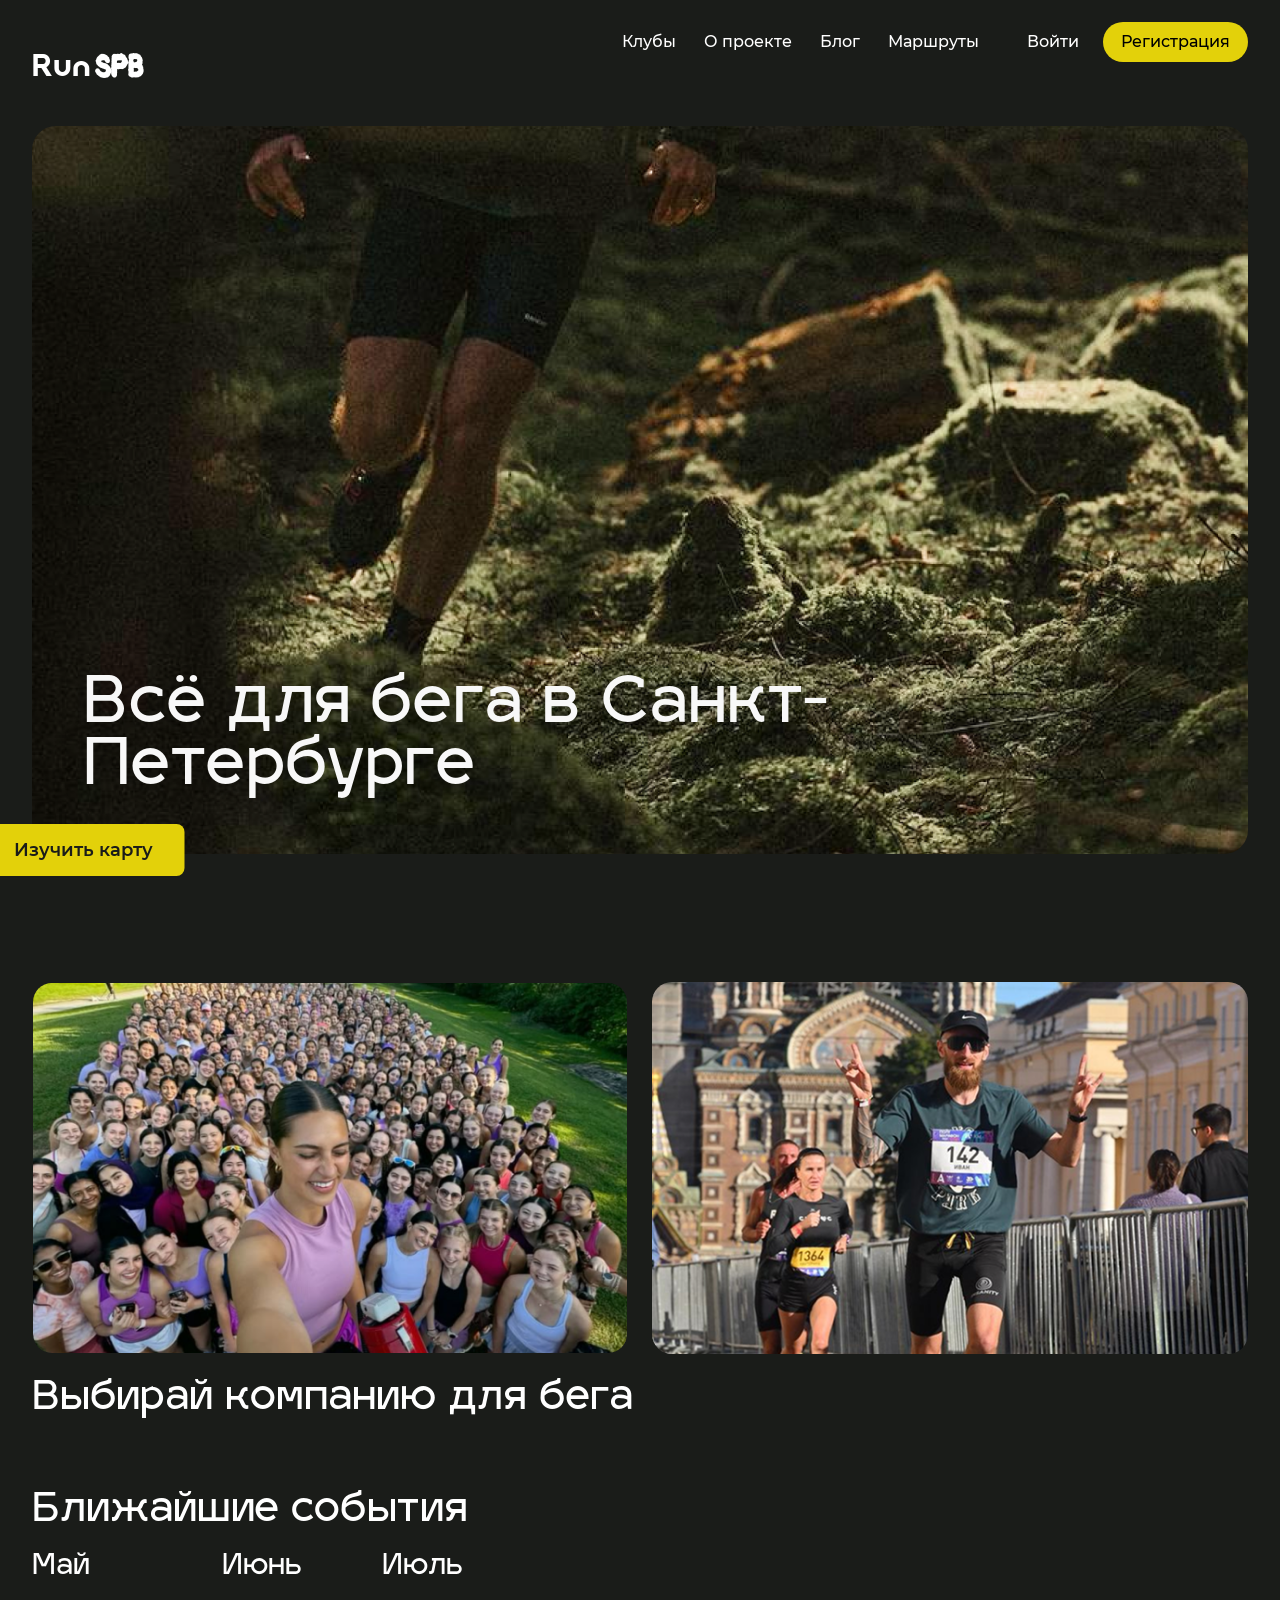
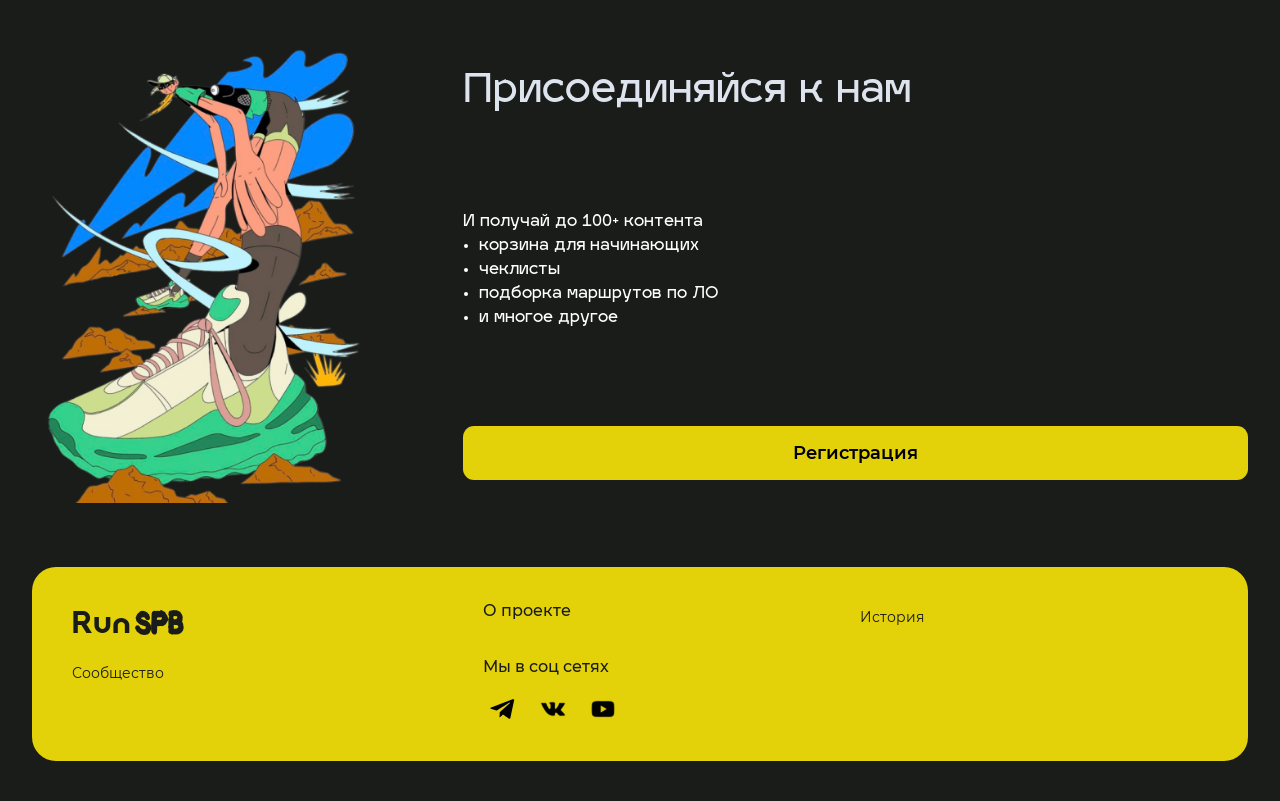
<file: index.html>
<!DOCTYPE html>
<html lang="ru">
<head>
  <meta charset="UTF-8">
  <meta http-equiv="refresh" content="0; url=./%D0%93%D0%BB%D0%B0%D0%B2%D0%BD%D0%B0%D1%8F%20%D1%81%D1%82%D1%80%D0%B0%D0%BD%D0%B8%D1%86%D0%B0/page1.html">
  <meta name="viewport" content="width=device-width, initial-scale=1.0">
  <title>RunSPB</title>
  <script>
    window.location.replace("./%D0%93%D0%BB%D0%B0%D0%B2%D0%BD%D0%B0%D1%8F%20%D1%81%D1%82%D1%80%D0%B0%D0%BD%D0%B8%D1%86%D0%B0/page1.html");
  </script>
</head>
<body>
  <p>
    Переход на сайт...
    <a href="./%D0%93%D0%BB%D0%B0%D0%B2%D0%BD%D0%B0%D1%8F%20%D1%81%D1%82%D1%80%D0%B0%D0%BD%D0%B8%D1%86%D0%B0/page1.html">Если страница не открылась, нажмите сюда</a>.
  </p>
</body>
</html>
</file>
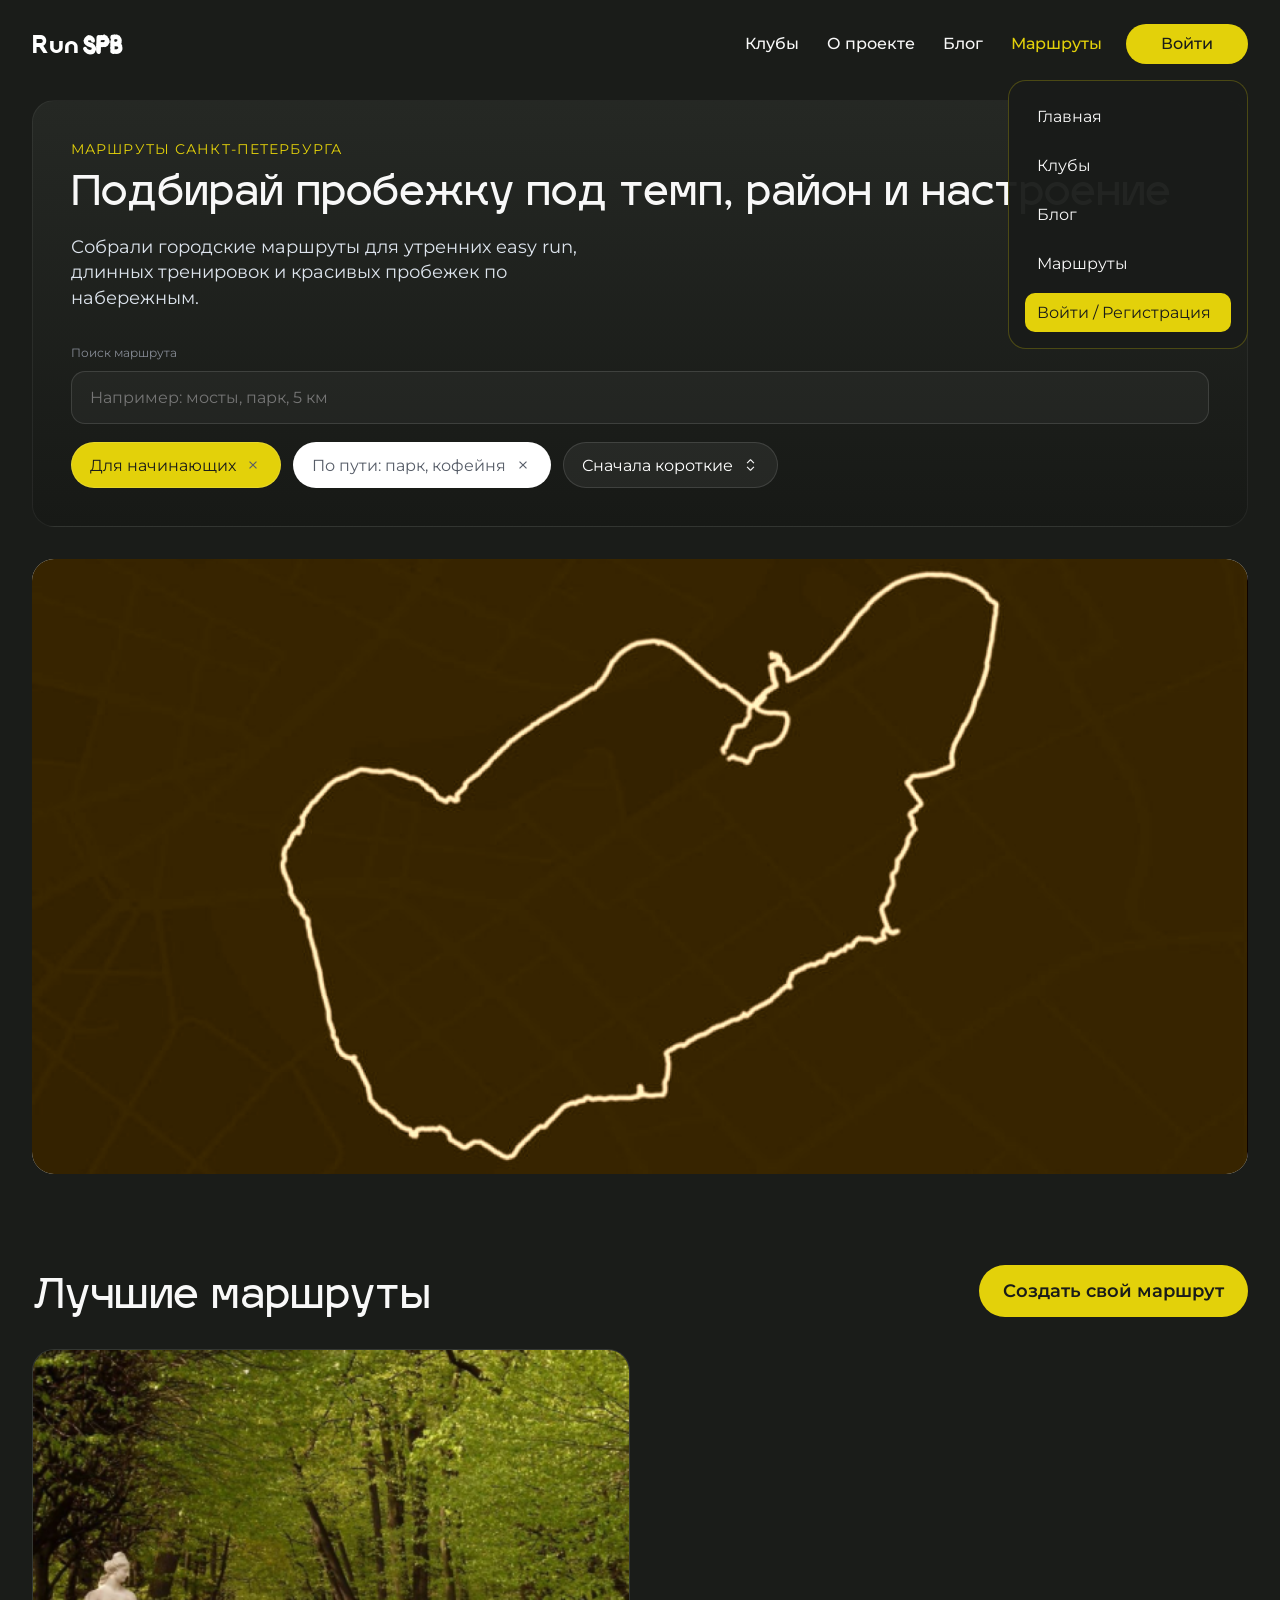
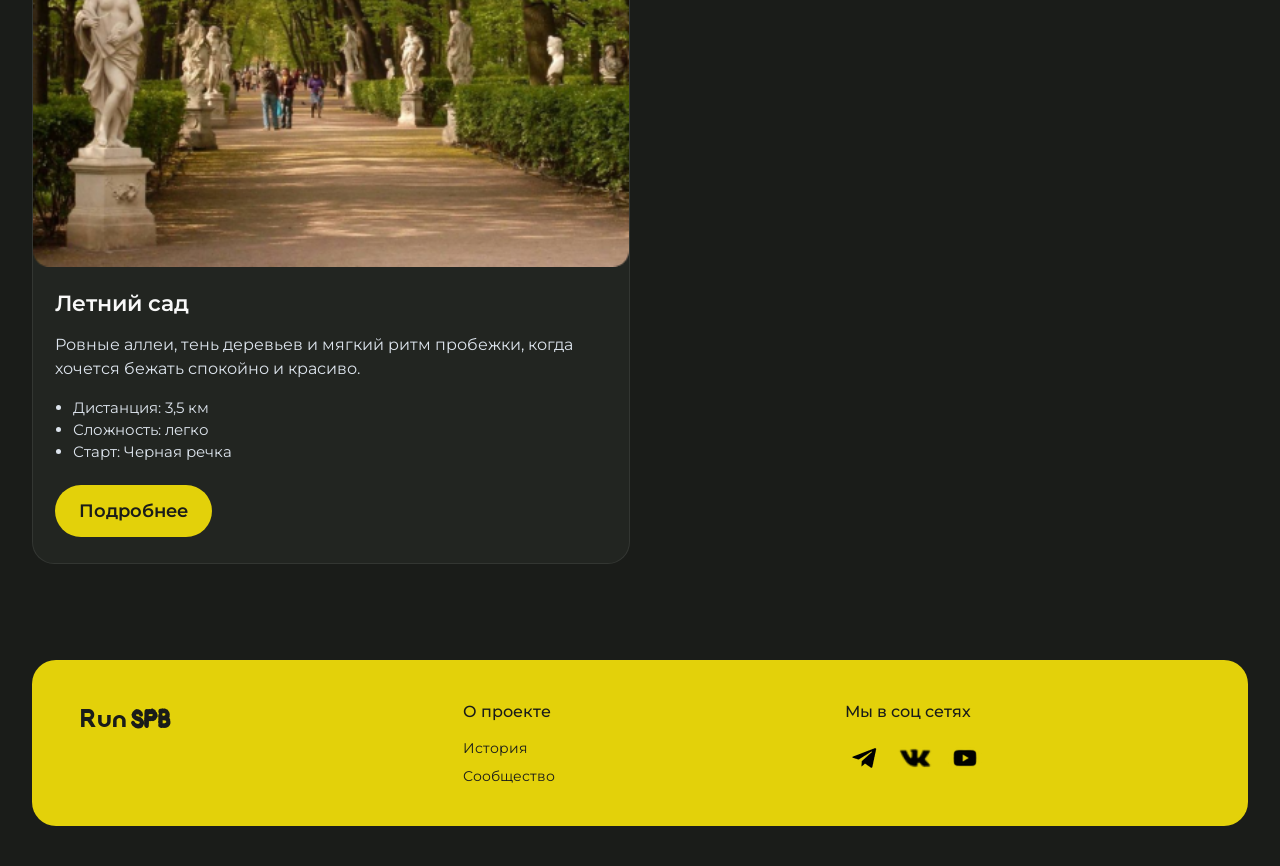
<file: Маршрут/index.html>
<!DOCTYPE html>
<html lang="ru">
<head>
  <meta charset="UTF-8">
  <meta http-equiv="X-UA-Compatible" content="IE=edge">
  <meta name="viewport" content="width=device-width, initial-scale=1.0">
  <link rel="stylesheet" href="./vars.css">
  <link rel="stylesheet" href="./style.css">
  <title>RunSPB - Маршруты</title>
</head>
<body>
  <div class="page-shell">
    <header class="site-header">
      <a class="brand brand-header" href="../Главная страница/page1.html" aria-label="На главную">
        <span class="brand-run">Run</span><span class="brand-spb">SPB</span>
      </a>

      <nav class="main-nav" aria-label="Основная навигация">
        <a class="nav-link" href="../Главная страница/page1.html#clubs-section">Клубы</a>
        <a class="nav-link" href="../Главная страница/page1.html#about-section">О проекте</a>
        <a class="nav-link" href="../Главная страница/page1.html#events-section">Блог</a>
        <a class="nav-link nav-link-active" href="./index.html">Маршруты</a>
      </nav>

      <a class="header-action" href="../Страница входа/page2.html">Войти</a>

      <button class="burger-button" type="button" aria-label="Открыть меню" aria-expanded="false" aria-controls="mobile-menu">
        <img class="burger-icon" src="icon-burger0.svg" alt="">
      </button>

      <div class="mobile-menu" id="mobile-menu" hidden>
        <a class="mobile-menu-link" href="../Главная страница/page1.html">Главная</a>
        <a class="mobile-menu-link" href="../Главная страница/page1.html#clubs-section">Клубы</a>
        <a class="mobile-menu-link" href="../Главная страница/page1.html#events-section">Блог</a>
        <a class="mobile-menu-link" href="./index.html">Маршруты</a>
        <a class="mobile-menu-link mobile-menu-link-primary" href="../Страница входа/page2.html">Войти / Регистрация</a>
      </div>
    </header>

    <main class="page-content">
      <section class="hero">
        <div class="hero-card">
          <p class="hero-kicker">Маршруты Санкт-Петербурга</p>
          <h1 class="hero-title">Подбирай пробежку под темп, район и настроение</h1>
          <p class="hero-text">
            Собрали городские маршруты для утренних easy run, длинных тренировок и красивых пробежек по набережным.
          </p>

          <div class="filters-panel">
            <label class="search-field" for="route-search">
              <span class="search-label">Поиск маршрута</span>
              <input id="route-search" type="text" placeholder="Например: мосты, парк, 5 км">
            </label>

            <div class="filter-chip-list">
              <button class="filter-chip is-active" type="button" data-filter-group="distance" data-filter-value="short">
                Для начинающих
                <img class="chip-icon" src="icon-close-small1.svg" alt="">
              </button>
              <button class="filter-chip" type="button" data-filter-group="tag" data-filter-value="coffee">
                По пути: парк, кофейня
                <img class="chip-icon" src="icon-close-small0.svg" alt="">
              </button>
              <button class="sort-chip" type="button" id="sort-button">
                Сначала короткие
                <img class="sort-icon" src="icon-chevron-sort0.svg" alt="">
              </button>
            </div>
          </div>
        </div>

        <div class="hero-image-wrap">
          <img class="hero-image" src="image-380.png" alt="Маршрут на карте Санкт-Петербурга">
        </div>
      </section>

      <section class="routes-section" aria-labelledby="routes-title">
        <div class="section-head">
          <h2 class="section-title" id="routes-title">Лучшие маршруты</h2>
          <a class="create-route-button" href="../Страница входа/page2.html">Создать свой маршрут</a>
        </div>

        <div class="route-grid" id="route-grid">
          <article class="route-card" data-name="Мосты Северной Венеции" data-distance="10" data-distance-group="long" data-location="Петроградская" data-tag="bridges coffee sunrise" data-level="Повышенная">
            <img class="route-image" src="image-390.png" alt="Вид на мосты">
            <div class="route-body">
              <h3 class="route-name">Мосты Северной Венеции</h3>
              <p class="route-copy">Идеальный маршрут для бега с панорамами города, сменой рельефа и мостами как естественными интервалами.</p>
              <ul class="route-meta">
                <li>Дистанция: 10 км</li>
                <li>Сложность: повышенная</li>
                <li>Старт: Петроградская</li>
              </ul>
              <button class="route-button" type="button">Подробнее</button>
            </div>
          </article>

          <article class="route-card" data-name="Летний сад" data-distance="3.5" data-distance-group="short" data-location="Черная речка" data-tag="park coffee easy" data-level="Легко">
            <img class="route-image" src="image-400.png" alt="Аллея Летнего сада">
            <div class="route-body">
              <h3 class="route-name">Летний сад</h3>
              <p class="route-copy">Ровные аллеи, тень деревьев и мягкий ритм пробежки, когда хочется бежать спокойно и красиво.</p>
              <ul class="route-meta">
                <li>Дистанция: 3,5 км</li>
                <li>Сложность: легко</li>
                <li>Старт: Черная речка</li>
              </ul>
              <button class="route-button" type="button">Подробнее</button>
            </div>
          </article>

          <article class="route-card" data-name="Griboedov: от Спаса до Фонтанки" data-distance="7" data-distance-group="medium" data-location="Невский проспект" data-tag="city bridges architecture" data-level="Средняя">
            <img class="route-image" src="image-410.png" alt="Канал Грибоедова">
            <div class="route-body">
              <h3 class="route-name">Griboedov: от Спаса до Фонтанки</h3>
              <p class="route-copy">Динамичный городской бег вдоль канала, где почти на каждом повороте открывается новый архитектурный ракурс.</p>
              <ul class="route-meta">
                <li>Дистанция: 7 км</li>
                <li>Сложность: средняя</li>
                <li>Старт: Невский проспект</li>
              </ul>
              <button class="route-button" type="button">Подробнее</button>
            </div>
          </article>
        </div>

        <p class="empty-state" id="empty-state" hidden>Под эти фильтры маршрут пока не найден. Попробуй снять один из чипов.</p>
      </section>
    </main>

    <footer class="site-footer">
      <a class="brand brand-footer" href="../Главная страница/page1.html" aria-label="На главную">
        <span class="brand-run">Run</span><span class="brand-spb">SPB</span>
      </a>

      <div class="footer-links">
        <p class="footer-title">О проекте</p>
        <a class="footer-link" href="../Главная страница/page1.html#about-section">История</a>
        <a class="footer-link" href="../Главная страница/page1.html#join-section">Сообщество</a>
      </div>

      <div class="footer-social">
        <p class="footer-title">Мы в соц сетях</p>
        <div class="social-icons">
          <a class="social-link" href="https://t.me/" target="_blank" rel="noopener noreferrer" aria-label="Telegram">
            <img src="_81-e-9125-dfe-9-fe-6161-ba-1-aa-96-c-4876288-10.png" alt="">
          </a>
          <a class="social-link" href="https://vk.com/" target="_blank" rel="noopener noreferrer" aria-label="VK">
            <img src="f-74-dcd-9139-ebf-8-c-14-daf-235-cdf-026-c-7-c-10.png" alt="">
          </a>
          <a class="social-link" href="https://www.instagram.com/" target="_blank" rel="noopener noreferrer" aria-label="Instagram">
            <img src="image-10.png" alt="">
          </a>
        </div>
      </div>
    </footer>

    <div class="modal-overlay" id="modal-overlay" hidden></div>
    <section class="route-modal" id="route-modal" hidden aria-hidden="true" aria-labelledby="route-modal-title">
      <button class="modal-close" type="button" aria-label="Закрыть окно">&times;</button>
      <p class="modal-kicker">Детали маршрута</p>
      <h2 class="modal-title" id="route-modal-title">Маршрут</h2>
      <p class="modal-description" id="route-modal-description"></p>
      <ul class="modal-meta" id="route-modal-meta"></ul>
      <a class="modal-action" href="../Страница входа/page2.html">Сохранить маршрут в профиль</a>
    </section>
  </div>

  <script>
    const burgerButton = document.querySelector('.burger-button');
    const mobileMenu = document.getElementById('mobile-menu');
    const searchInput = document.getElementById('route-search');
    const filterChips = document.querySelectorAll('.filter-chip');
    const sortButton = document.getElementById('sort-button');
    const routeGrid = document.getElementById('route-grid');
    const routeCards = Array.from(document.querySelectorAll('.route-card'));
    const emptyState = document.getElementById('empty-state');
    const modalOverlay = document.getElementById('modal-overlay');
    const routeModal = document.getElementById('route-modal');
    const modalClose = document.querySelector('.modal-close');
    const modalTitle = document.getElementById('route-modal-title');
    const modalDescription = document.getElementById('route-modal-description');
    const modalMeta = document.getElementById('route-modal-meta');

    let sortAscending = true;

    function setMobileMenuState(isOpen) {
      burgerButton.setAttribute('aria-expanded', String(isOpen));
      mobileMenu.hidden = !isOpen;
      mobileMenu.classList.toggle('is-open', isOpen);
    }

    function applyFilters() {
      const query = searchInput.value.trim().toLowerCase();
      const activeFilters = Array.from(filterChips)
        .filter((chip) => chip.classList.contains('is-active'))
        .map((chip) => ({
          group: chip.dataset.filterGroup,
          value: chip.dataset.filterValue
        }));

      let visibleCount = 0;

      routeCards.forEach((card) => {
        const haystack = [
          card.dataset.name,
          card.dataset.location,
          card.dataset.tag,
          card.querySelector('.route-copy').textContent
        ].join(' ').toLowerCase();

        const matchesQuery = !query || haystack.includes(query);
        const matchesFilters = activeFilters.every((filter) => {
          if (filter.group === 'distance') {
            return card.dataset.distanceGroup === filter.value;
          }
          if (filter.group === 'tag') {
            return card.dataset.tag.includes(filter.value);
          }
          return true;
        });

        const isVisible = matchesQuery && matchesFilters;
        card.hidden = !isVisible;
        if (isVisible) visibleCount += 1;
      });

      emptyState.hidden = visibleCount !== 0;
    }

    function sortRoutes() {
      const sortedCards = routeCards
        .slice()
        .sort((a, b) => sortAscending
          ? Number(a.dataset.distance) - Number(b.dataset.distance)
          : Number(b.dataset.distance) - Number(a.dataset.distance));

      sortedCards.forEach((card) => routeGrid.appendChild(card));
      sortButton.firstChild.textContent = sortAscending ? 'Сначала длинные ' : 'Сначала короткие ';
      sortAscending = !sortAscending;
    }

    function openModal(card) {
      modalTitle.textContent = card.dataset.name;
      modalDescription.textContent = card.querySelector('.route-copy').textContent;
      modalMeta.innerHTML = '';

      [
        `Дистанция: ${card.dataset.distance} км`,
        `Сложность: ${card.dataset.level}`,
        `Старт: ${card.dataset.location}`
      ].forEach((text) => {
        const item = document.createElement('li');
        item.textContent = text;
        modalMeta.appendChild(item);
      });

      routeModal.hidden = false;
      routeModal.setAttribute('aria-hidden', 'false');
      modalOverlay.hidden = false;
      document.body.classList.add('modal-open');
    }

    function closeModal() {
      routeModal.hidden = true;
      routeModal.setAttribute('aria-hidden', 'true');
      modalOverlay.hidden = true;
      document.body.classList.remove('modal-open');
    }

    burgerButton.addEventListener('click', () => {
      const isOpen = burgerButton.getAttribute('aria-expanded') === 'true';
      setMobileMenuState(!isOpen);
    });

    mobileMenu.querySelectorAll('a').forEach((link) => {
      link.addEventListener('click', () => setMobileMenuState(false));
    });

    searchInput.addEventListener('input', applyFilters);

    filterChips.forEach((chip) => {
      chip.addEventListener('click', () => {
        chip.classList.toggle('is-active');
        applyFilters();
      });
    });

    sortButton.addEventListener('click', sortRoutes);

    routeCards.forEach((card) => {
      card.querySelector('.route-button').addEventListener('click', () => openModal(card));
    });

    modalClose.addEventListener('click', closeModal);
    modalOverlay.addEventListener('click', closeModal);

    document.addEventListener('keydown', (event) => {
      if (event.key === 'Escape') {
        closeModal();
        setMobileMenuState(false);
      }
    });

    applyFilters();
  </script>
</body>
</html>
</file>
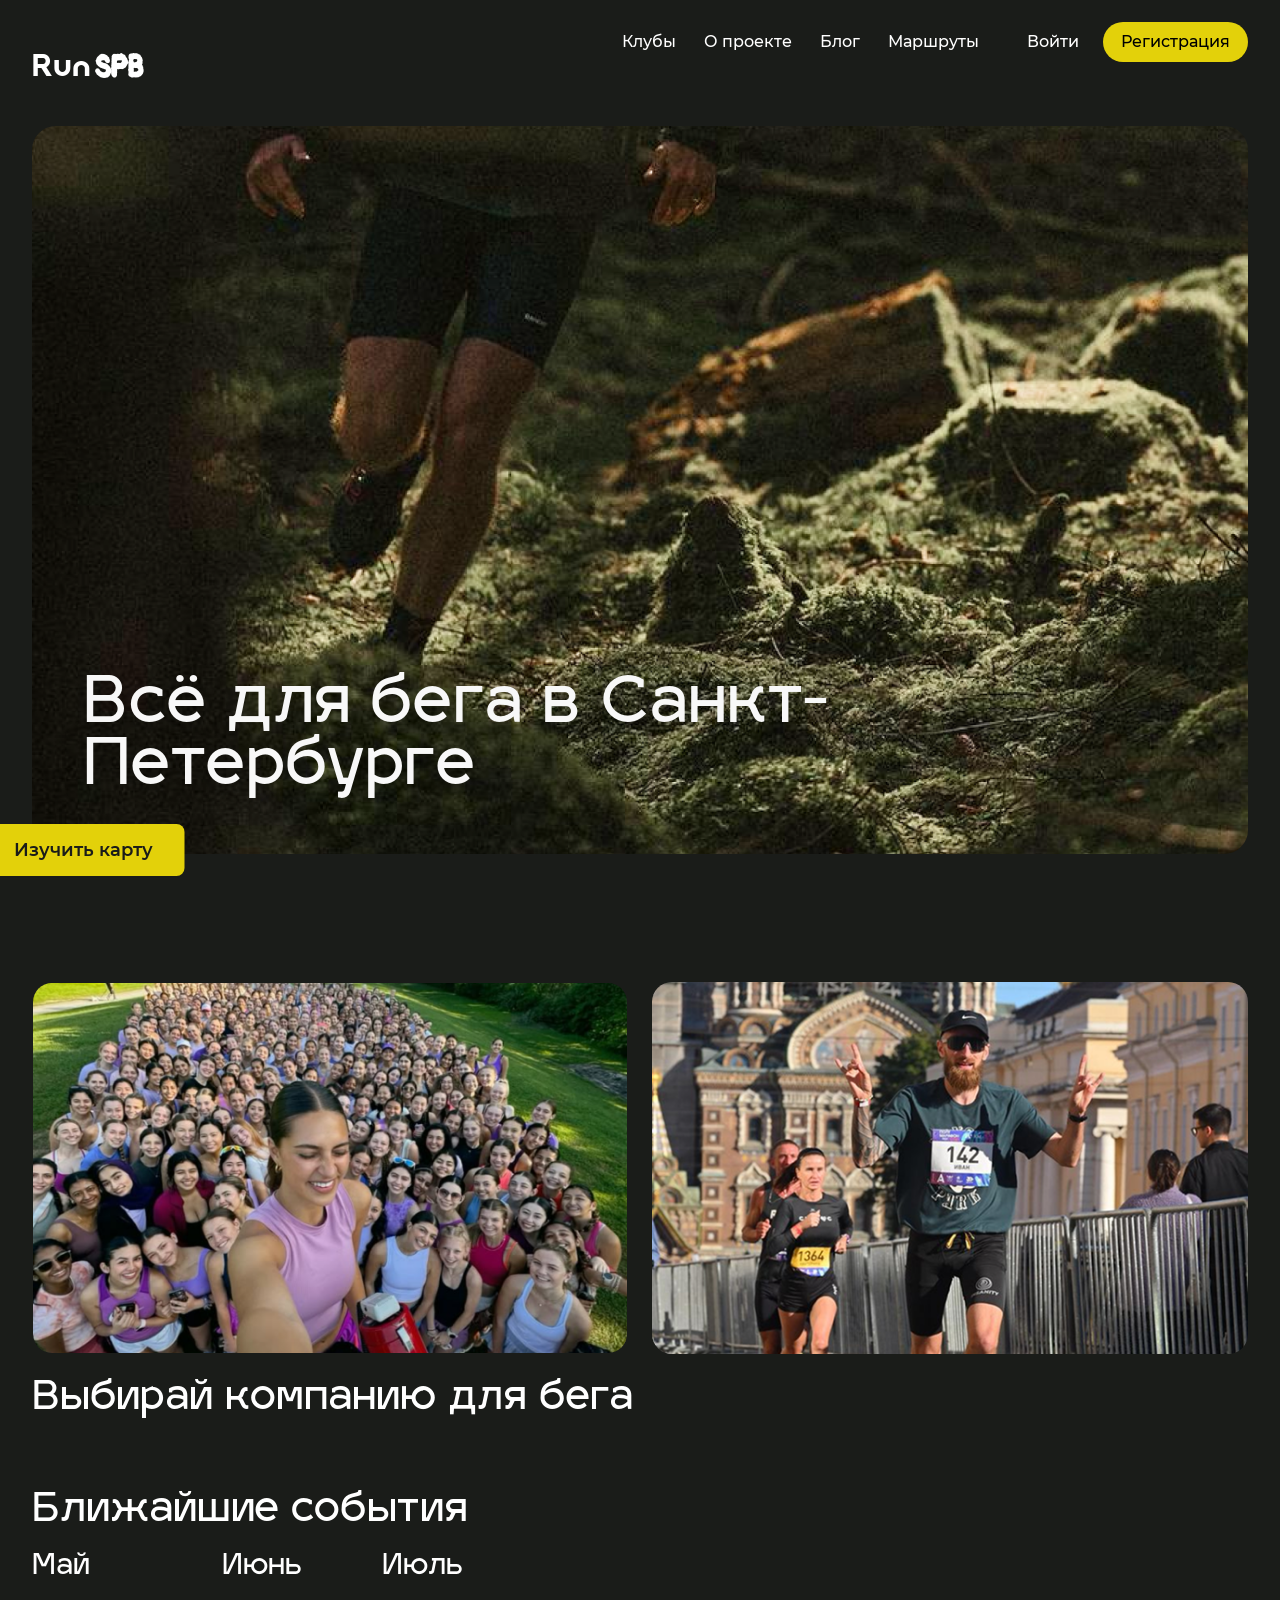
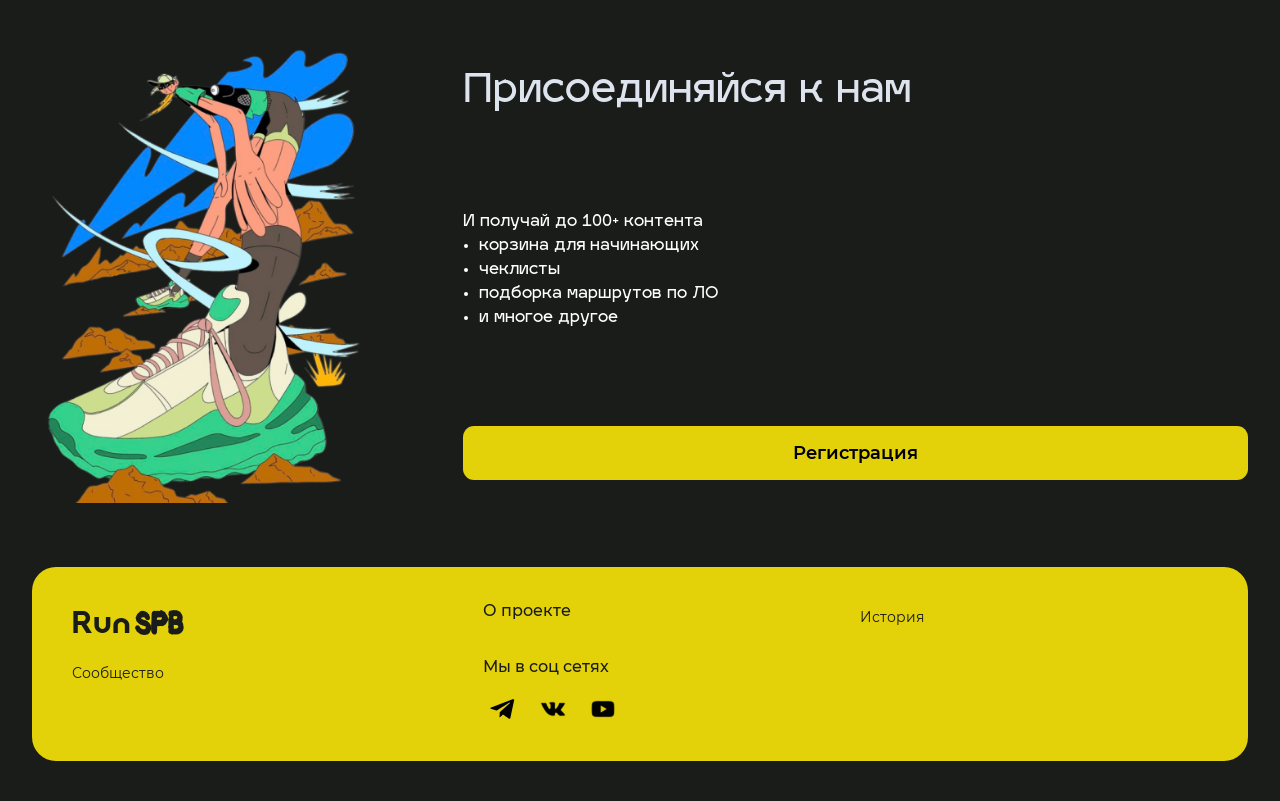
<file: Главная страница/page1.html>
<!DOCTYPE html>
<html lang="ru">
<head>
  <meta charset="UTF-8">
  <meta http-equiv="X-UA-Compatible" content="IE=edge">
  <meta name="viewport" content="width=device-width, initial-scale=1.0">
  <link rel="stylesheet" href="./vars.css">
  <link rel="stylesheet" href="./style.css">
  <style>
    a,
    button,
    input,
    select,
    h1,
    h2,
    h3,
    h4,
    h5,
    * {
      box-sizing: border-box;
      margin: 0;
      padding: 0;
      border: none;
      text-decoration: none;
      background: none;
      -webkit-font-smoothing: antialiased;
    }

    menu, ol, ul {
      list-style-type: none;
      margin: 0;
      padding: 0;
    }
  </style>
  <title>RunSPB</title>
</head>
<body>
  <div class="div">
    <header class="header" id="top">
      <a class="run-spb3 interactive-link" href="#top" aria-label="Перейти в начало страницы">
        <span class="run-spb2">
          <span>
            <span class="run-spb-2-span3">Run</span>
            <span class="run-spb-2-span4">SPB</span>
          </span>
        </span>
      </a>

      <nav class="desktop-nav" aria-label="Основная навигация">
        <a class="nav-link nav-clubs" href="#clubs-section">Клубы</a>
        <a class="nav-link nav-about" href="#about-section">О проекте</a>
        <a class="nav-link nav-blog" href="#events-section">Блог</a>
        <a class="nav-link nav-routes" href="#join-section">Маршруты</a>
      </nav>

      <a class="auth-link login-button" href="../Страница входа/page2.html">Войти</a>
      <a class="register-chip" href="../Страница входа/page2.html">Регистрация</a>

      <button class="frame-3 burger-button" type="button" aria-label="Открыть меню" aria-expanded="false" aria-controls="mobile-menu">
        <img class="icon-burger" src="icon-burger0.svg" alt="">
      </button>

      <div class="mobile-menu" id="mobile-menu" hidden>
        <a class="mobile-menu-link" href="#clubs-section">Клубы</a>
        <a class="mobile-menu-link" href="#about-section">О проекте</a>
        <a class="mobile-menu-link" href="#events-section">Блог</a>
        <a class="mobile-menu-link" href="../Маршрут/index.html">Маршруты</a>
        <a class="mobile-menu-action" href="../Страница входа/page2.html">Войти</a>
        <a class="mobile-menu-action mobile-menu-action-primary" href="../Страница входа/page2.html">Регистрация</a>
      </div>
    </header>

    <div class="rectangle-8"></div>
    <img class="image-33" src="image-330.png" alt="Беговая тренировка на природе">
    <section class="hero-content" id="about-section">
      <h1 class="div2">Всё для бега в Санкт-Петербурге</h1>
      <a class="button-primary-default interactive-button" href="../Маршрут/index.html">Изучить карту</a>
    </section>

    <section id="clubs-section" class="section-anchor" aria-labelledby="clubs-title">
      <div class="rectangle-82"></div>
      <div class="ellipse-2"></div>
      <div class="rectangle-11"></div>
      <div class="rectangle-12"></div>
      <img class="image-37" src="image-370.png" alt="Сообщество бегунов">
      <div class="rectangle-83"></div>
      <div class="ellipse-22"></div>
      <div class="rectangle-112"></div>
      <div class="rectangle-122"></div>
      <img class="image-35" src="image-350.png" alt="Участники забега в центре города">
      <h2 class="div3" id="clubs-title">Выбирай компанию для бега</h2>
    </section>

    <section id="events-section" class="section-anchor" aria-labelledby="events-title">
      <h2 class="div4" id="events-title">Ближайшие события</h2>
      <button class="month-button month-december" type="button" data-month="may">Май</button>
      <button class="month-button month-january" type="button" data-month="june">Июнь</button>
      <button class="month-button month-february" type="button" data-month="july">Июль</button>
      <img class="waves" src="waves-right.png" alt="">
      <img class="waves2" src="waves-left.png" alt="">
      <img class="arrow-between" src="strelka.png" alt="">
      <div class="event-details" aria-live="polite" hidden>
        <p class="event-month-label"></p>
        <p class="event-title"></p>
        <p class="event-description"></p>
      </div>
    </section>

    <section id="join-section" class="section-anchor" aria-labelledby="join-title">
      <h2 class="div8" id="join-title">Присоединяйся к нам</h2>
      <div class="_100">
        <span>
          <span class="_100-span">
            И получай до 100+ контента
            <br>
          </span>
          <ul class="_100-span2">
            <li>корзина для начинающих</li>
            <li>чеклисты</li>
            <li>подборка маршрутов по ЛО</li>
            <li>и многое другое</li>
          </ul>
        </span>
      </div>
      <a class="join-button" href="../Страница входа/page2.html">Регистрация</a>
      <img
        class="_06-f-324-a-1-ab-129-dd-83-f-9-c-4-aa-5-b-7-d-7-e-54-c-1"
        src="_06-f-324-a-1-ab-129-dd-83-f-9-c-4-aa-5-b-7-d-7-e-54-c-10.png"
        alt="Иллюстрация беговых кроссовок"
      >
      <div class="text-1"></div>
    </section>

    <footer class="footer" id="footer">
      <div class="rectangle-84"></div>
      <a class="run-spb interactive-link" href="#top" aria-label="Перейти в начало страницы">
        <span class="run-spb2">
          <span>
            <span class="run-spb-2-span">Run</span>
            <span class="run-spb-2-span2">SPB</span>
          </span>
        </span>
      </a>
      <div class="div10">О проекте</div>
      <a class="footer-link footer-history" href="#about-section">История</a>
      <a class="footer-link footer-community" href="#join-section">Сообщество</a>
      <div class="group-15">
        <div class="div13">Мы в соц сетях</div>
        <div class="logos">
          <a class="social-link social-link-telegram" href="https://t.me/" target="_blank" rel="noopener noreferrer" aria-label="Telegram">
            <img
              class="_81-e-9125-dfe-9-fe-6161-ba-1-aa-96-c-4876288-1"
              src="_81-e-9125-dfe-9-fe-6161-ba-1-aa-96-c-4876288-10.png"
              alt=""
            >
          </a>
          <a class="social-link social-link-vk" href="https://vk.com/" target="_blank" rel="noopener noreferrer" aria-label="VK">
            <img
              class="f-74-dcd-9139-ebf-8-c-14-daf-235-cdf-026-c-7-c-1"
              src="f-74-dcd-9139-ebf-8-c-14-daf-235-cdf-026-c-7-c-10.png"
              alt=""
            >
          </a>
          <a class="social-link social-link-instagram" href="https://www.instagram.com/" target="_blank" rel="noopener noreferrer" aria-label="Instagram">
            <img class="image-1" src="image-10.png" alt="">
          </a>
        </div>
      </div>
    </footer>
  </div>

  <script>
    const burgerButton = document.querySelector('.burger-button');
    const mobileMenu = document.getElementById('mobile-menu');
    const monthButtons = document.querySelectorAll('.month-button');
    const monthLabel = document.querySelector('.event-month-label');
    const eventTitle = document.querySelector('.event-title');
    const eventDescription = document.querySelector('.event-description');
    const eventDetails = document.querySelector('.event-details');

    const monthContent = {
      may: {
        month: 'Май',
        title: 'Ночная пробежка по лесной тропе',
        description: 'Спокойный темп, фонарики и короткий маршрут для знакомства с сообществом.'
      },
      june: {
        month: 'Июнь',
        title: 'Благотворительный марафон от издания',
        description: 'Городской старт в поддержку доброй инициативы: открытая регистрация, несколько дистанций и большая общая встреча после финиша.'
      },
      july: {
        month: 'Июль',
        title: 'Кросс-бег на Лесной',
        description: 'Летняя трасса по зелёному маршруту: пересечённые участки, бодрый темп и тренировка на выносливость в компании.'
      }
    };

    function setMobileMenuState(isOpen) {
      burgerButton.setAttribute('aria-expanded', String(isOpen));
      mobileMenu.hidden = !isOpen;
      mobileMenu.classList.toggle('is-open', isOpen);
    }

    burgerButton.addEventListener('click', () => {
      const isOpen = burgerButton.getAttribute('aria-expanded') === 'true';
      setMobileMenuState(!isOpen);
    });

    mobileMenu.querySelectorAll('a, button').forEach((item) => {
      item.addEventListener('click', () => setMobileMenuState(false));
    });

    document.addEventListener('keydown', (event) => {
      if (event.key === 'Escape') {
        setMobileMenuState(false);
      }
    });

    monthButtons.forEach((button) => {
      button.addEventListener('click', () => {
        const month = monthContent[button.dataset.month];
        monthButtons.forEach((item) => item.classList.remove('is-active'));
        button.classList.add('is-active');
        eventDetails.hidden = false;
        monthLabel.textContent = month.month;
        eventTitle.textContent = month.title;
        eventDescription.textContent = month.description;
      });
    });
  </script>
</body>
</html>
</file>
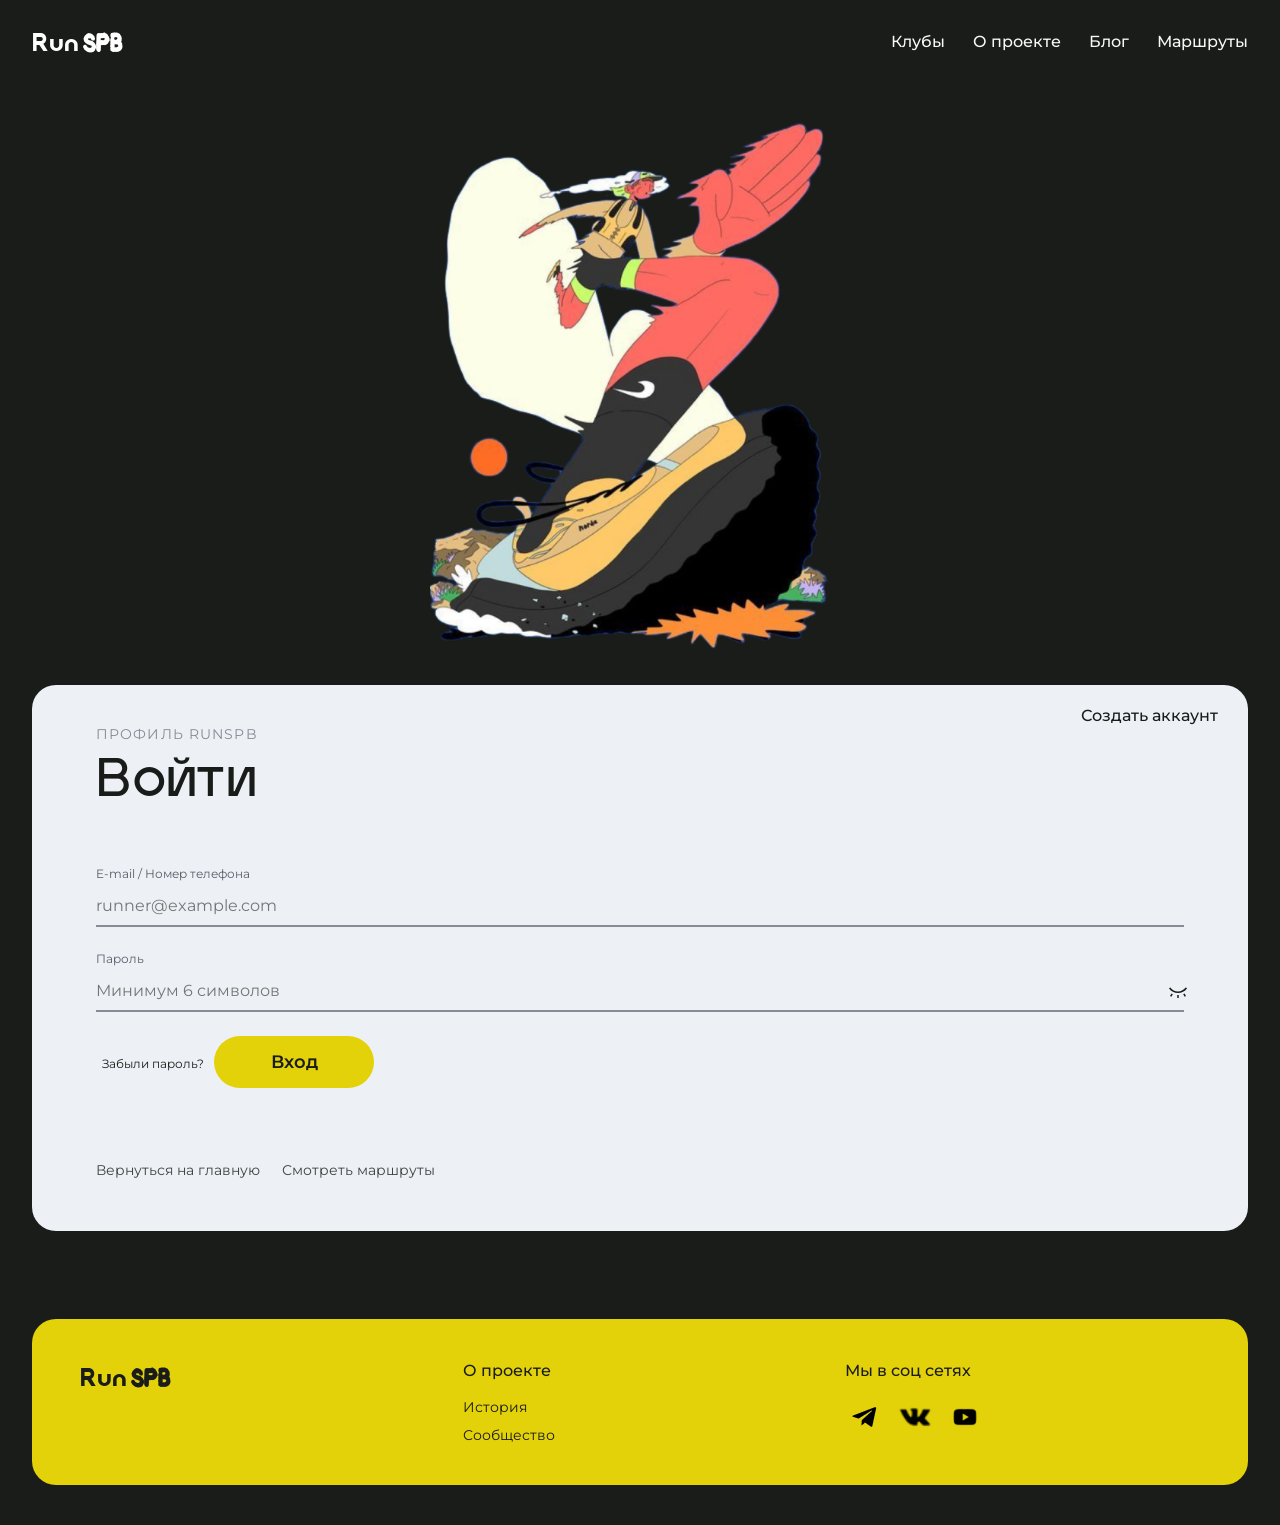
<file: Страница входа/page2.html>
<!DOCTYPE html>
<html lang="ru">
<head>
  <meta charset="UTF-8">
  <meta http-equiv="X-UA-Compatible" content="IE=edge">
  <meta name="viewport" content="width=device-width, initial-scale=1.0">
  <link rel="stylesheet" href="./vars.css">
  <link rel="stylesheet" href="./style.css">
  <title>RunSPB - Вход</title>
</head>
<body>
  <div class="page-shell">
    <header class="site-header">
      <a class="brand brand-header" href="../Главная страница/page1.html" aria-label="На главную">
        <span class="brand-run">Run</span><span class="brand-spb">SPB</span>
      </a>

      <nav class="main-nav" aria-label="Основная навигация">
        <a class="nav-link" href="../Главная страница/page1.html#clubs-section">Клубы</a>
        <a class="nav-link" href="../Главная страница/page1.html#about-section">О проекте</a>
        <a class="nav-link" href="../Главная страница/page1.html#events-section">Блог</a>
        <a class="nav-link" href="../Маршрут/index.html">Маршруты</a>
      </nav>

      <button class="burger-button" type="button" aria-label="Открыть меню" aria-expanded="false" aria-controls="mobile-menu">
        <img class="burger-icon" src="icon-burger0.svg" alt="">
      </button>

      <div class="mobile-menu" id="mobile-menu" hidden>
        <a class="mobile-menu-link" href="../Главная страница/page1.html">Главная</a>
        <a class="mobile-menu-link" href="../Главная страница/page1.html#clubs-section">Клубы</a>
        <a class="mobile-menu-link" href="../Маршрут/index.html">Маршруты</a>
      </div>
    </header>

    <main class="auth-layout">
      <section class="art-panel">
        <img class="art-image" src="d-6-ec-5-aa-9-da-169429-b-739022-c-63-e-79566-10.png" alt="Иллюстрация бегуна">
      </section>

      <section class="auth-card">
        <button class="mode-link" type="button" id="mode-switch">Создать аккаунт</button>
        <p class="auth-kicker">Профиль RunSPB</p>
        <h1 class="auth-title" id="auth-title">Войти</h1>

        <form class="auth-form" id="auth-form">
          <label class="field">
            <span class="field-label">E-mail / Номер телефона</span>
            <input id="email-input" type="text" name="email" placeholder="runner@example.com" required>
          </label>

          <label class="field field-password">
            <span class="field-label">Пароль</span>
            <input id="password-input" type="password" name="password" placeholder="Минимум 6 символов" required minlength="6">
            <button class="password-toggle" type="button" aria-label="Показать или скрыть пароль">
              <img src="icon-password-hide0.svg" alt="">
            </button>
          </label>

          <button class="forgot-link" type="button" id="forgot-button">Забыли пароль?</button>

          <button class="submit-button" type="submit" id="submit-button">Вход</button>
        </form>

        <p class="status-message" id="status-message" aria-live="polite"></p>

        <div class="helper-links">
          <a class="helper-link" href="../Главная страница/page1.html">Вернуться на главную</a>
          <a class="helper-link" href="../Маршрут/index.html">Смотреть маршруты</a>
        </div>
      </section>
    </main>

    <footer class="site-footer">
      <a class="brand brand-footer" href="../Главная страница/page1.html" aria-label="На главную">
        <span class="brand-run">Run</span><span class="brand-spb">SPB</span>
      </a>

      <div class="footer-links">
        <p class="footer-title">О проекте</p>
        <a class="footer-link" href="../Главная страница/page1.html#about-section">История</a>
        <a class="footer-link" href="../Главная страница/page1.html#join-section">Сообщество</a>
      </div>

      <div class="footer-social">
        <p class="footer-title">Мы в соц сетях</p>
        <div class="social-icons">
          <a class="social-link" href="https://t.me/" target="_blank" rel="noopener noreferrer" aria-label="Telegram">
            <img src="_81-e-9125-dfe-9-fe-6161-ba-1-aa-96-c-4876288-10.png" alt="">
          </a>
          <a class="social-link" href="https://vk.com/" target="_blank" rel="noopener noreferrer" aria-label="VK">
            <img src="f-74-dcd-9139-ebf-8-c-14-daf-235-cdf-026-c-7-c-10.png" alt="">
          </a>
          <a class="social-link" href="https://www.instagram.com/" target="_blank" rel="noopener noreferrer" aria-label="Instagram">
            <img src="image-10.png" alt="">
          </a>
        </div>
      </div>
    </footer>
  </div>

  <script>
    const burgerButton = document.querySelector('.burger-button');
    const mobileMenu = document.getElementById('mobile-menu');
    const modeSwitch = document.getElementById('mode-switch');
    const authTitle = document.getElementById('auth-title');
    const submitButton = document.getElementById('submit-button');
    const authForm = document.getElementById('auth-form');
    const statusMessage = document.getElementById('status-message');
    const passwordInput = document.getElementById('password-input');
    const passwordToggle = document.querySelector('.password-toggle');
    const forgotButton = document.getElementById('forgot-button');
    const emailInput = document.getElementById('email-input');

    let isRegisterMode = false;

    function setMobileMenuState(isOpen) {
      burgerButton.setAttribute('aria-expanded', String(isOpen));
      mobileMenu.hidden = !isOpen;
      mobileMenu.classList.toggle('is-open', isOpen);
    }

    function syncMode() {
      authTitle.textContent = isRegisterMode ? 'Регистрация' : 'Войти';
      submitButton.textContent = isRegisterMode ? 'Создать аккаунт' : 'Вход';
      modeSwitch.textContent = isRegisterMode ? 'Уже есть аккаунт?' : 'Создать аккаунт';
      forgotButton.hidden = isRegisterMode;
      statusMessage.textContent = '';
    }

    burgerButton.addEventListener('click', () => {
      const isOpen = burgerButton.getAttribute('aria-expanded') === 'true';
      setMobileMenuState(!isOpen);
    });

    mobileMenu.querySelectorAll('a').forEach((link) => {
      link.addEventListener('click', () => setMobileMenuState(false));
    });

    modeSwitch.addEventListener('click', () => {
      isRegisterMode = !isRegisterMode;
      syncMode();
    });

    passwordToggle.addEventListener('click', () => {
      passwordInput.type = passwordInput.type === 'password' ? 'text' : 'password';
    });

    forgotButton.addEventListener('click', () => {
      statusMessage.textContent = 'Для демо-версии достаточно ввести любые корректные данные и войти заново.';
    });

    authForm.addEventListener('submit', (event) => {
      event.preventDefault();

      if (!authForm.reportValidity()) {
        return;
      }

      const emailValue = emailInput.value.trim();
      if (emailValue.length < 3) {
        statusMessage.textContent = 'Добавь e-mail или номер телефона.';
        return;
      }

      statusMessage.textContent = isRegisterMode
        ? 'Аккаунт создан. Перенаправляем к маршрутам...'
        : 'Вход выполнен. Перенаправляем к маршрутам...';

      setTimeout(() => {
        window.location.href = '../Маршрут/index.html';
      }, 900);
    });

    document.addEventListener('keydown', (event) => {
      if (event.key === 'Escape') {
        setMobileMenuState(false);
      }
    });

    syncMode();
  </script>
</body>
</html>
</file>
<file: Маршрут/vars.css>
/* Figma Styles of your File */
@import url('https://fonts.googleapis.com/css2?family=Montserrat:wght@400;500;600&display=swap');
@import url('https://fonts.googleapis.com/css2?family=Roboto:wght@400&display=swap');
@font-face {
    font-family: 'IgraSans-Regular';
    src: url('fonts/IgraSans-Regular.otf') format('opentype');
    font-weight: 400;
    font-style: normal;
}
@font-face {
    font-family: 'StampRspkOne-Bold';
    src: url('fonts/StampRspkOne-Bold.otf') format('opentype');
    font-weight: 700;
    font-style: normal;
}
@font-face {
    font-family: 'Montserrat-Regular';
    src: url('fonts/Montserrat-Regular.ttf') format('truetype');
    font-weight: 400;
    font-style: normal;
}
@font-face {
    font-family: 'Roboto-Regular';
    src: url('fonts/Roboto-Regular.ttf') format('truetype');
    font-weight: 400;
    font-style: normal;
}
@font-face {
    font-family: 'Wattauchimma-Regular';
    src: url('fonts/Wattauchimma-Regular.ttf') format('truetype');
    font-weight: 400;
    font-style: normal;
}

@font-face {
    font-family: 'Montserrat-Medium';
    src: url('fonts/Montserrat-Medium.ttf') format('truetype');
    font-weight: 500;
    font-style: normal;
}

@font-face {
    font-family: 'Montserrat-SemiBold';
    src: url('fonts/Montserrat-SemiBold.ttf') format('truetype');
    font-weight: 600;
    font-style: normal;
}

:root {
  /* Colors */
  --black-100: #1a1c19;
  --black-70: #575d68;
  --black-50: #868b95;
  --black-30: #b8b9c0;
  --black-10: #e7e7e9;
  --black-5: #f3f3f4;
  --black-3: #f8f8f8;
  --yellow-1: #ad9f07;
  --yellow-2: #fdeb26;
  --yellow-3: #f8e72e;
  --yellow-4-main: #e3d10a;
  --yellow-5: #eadc3b;
  --yellow-6: #ddd479;
  --yellow-7: #f4f0c7;
  --system-error: #b21414;
  --system-warning: #eb7200;
  --system-success: #306918;

  /* Fonts */
  --h1-web-font-family: IgraSans-Regular, sans-serif;
  --h1-web-font-size: 60px;
  --h1-web-line-height: 60px;
  --h1-web-font-weight: 400;
  --h1-web-font-style: normal;
  --h2-web-font-family: IgraSans-Regular, sans-serif;
  --h2-web-font-size: 40px;
  --h2-web-line-height: 44px;
  --h2-web-font-weight: 400;
  --h2-web-font-style: normal;
  --h3-web-font-family: IgraSans-Regular, sans-serif;
  --h3-web-font-size: 28px;
  --h3-web-line-height: 36px;
  --h3-web-font-weight: 400;
  --h3-web-font-style: normal;
  --text-large-web-font-family: Montserrat-SemiBold, sans-serif;
  --text-large-web-font-size: 18px;
  --text-large-web-line-height: 28px;
  --text-large-web-font-weight: 600;
  --text-large-web-font-style: normal;
  --text-medium-web-font-family: Montserrat-Medium, sans-serif;
  --text-medium-web-font-size: 16px;
  --text-medium-web-line-height: 24px;
  --text-medium-web-font-weight: 500;
  --text-medium-web-font-style: normal;
  --text-small-web-font-family: Montserrat-Regular, sans-serif;
  --text-small-web-font-size: 14px;
  --text-small-web-line-height: 20px;
  --text-small-web-font-weight: 400;
  --text-small-web-font-style: normal;

  /* Effects */
}
/* Figma Color Variables of your File */
</file>
<file: Маршрут/style.css>
html {
  scroll-behavior: smooth;
}

* {
  box-sizing: border-box;
}

body {
  margin: 0;
  background: #1a1c19;
  color: #f8f8f8;
  font-family: "Montserrat", sans-serif;
}

a {
  color: inherit;
  text-decoration: none;
}

button,
input {
  font: inherit;
}

button {
  border: 0;
  background: none;
  cursor: pointer;
}

.page-shell {
  min-height: 100vh;
  padding: clamp(18px, 2vw, 24px) clamp(16px, 2.5vw, 32px) clamp(30px, 4vw, 40px);
}

.site-header,
.site-footer {
  max-width: 1300px;
  margin: 0 auto;
}

.site-header {
  position: relative;
  display: flex;
  flex-wrap: wrap;
  align-items: center;
  justify-content: space-between;
  gap: 24px;
}

.brand {
  display: inline-flex;
  align-items: baseline;
  gap: 4px;
  white-space: nowrap;
}

.brand-run {
  font-family: "Wattauchimma-Regular", sans-serif;
  font-size: clamp(30px, 2.2vw, 38px);
}

.brand-spb {
  font-family: "StampRspkOne-Bold", sans-serif;
  font-size: clamp(24px, 1.8vw, 30px);
  font-weight: 700;
}

.brand-header {
  color: #ffffff;
}

.brand-footer {
  color: #1a1c19;
}

.main-nav {
  display: flex;
  flex-wrap: wrap;
  gap: 28px;
  margin-left: auto;
}

.nav-link,
.header-action {
  font-size: 16px;
  line-height: 24px;
  font-weight: 500;
  transition: color 0.2s ease, opacity 0.2s ease;
}

.nav-link:hover,
.nav-link:focus-visible,
.header-action:hover,
.header-action:focus-visible {
  color: #e3d10a;
}

.nav-link-active {
  color: #e3d10a;
}

.header-action {
  display: inline-flex;
  align-items: center;
  justify-content: center;
  min-width: 122px;
  min-height: 40px;
  padding: 8px 18px;
  border-radius: 999px;
  background: #e3d10a;
  color: #1a1c19;
}

.burger-button {
  display: none;
  width: 44px;
  height: 44px;
  align-items: center;
  justify-content: center;
}

.burger-icon {
  width: 18px;
  height: 10px;
}

.mobile-menu {
  position: absolute;
  top: 56px;
  right: 0;
  width: 240px;
  padding: 16px;
  border-radius: 18px;
  background: rgba(26, 28, 25, 0.96);
  border: 1px solid rgba(227, 209, 10, 0.25);
  display: flex;
  flex-direction: column;
  gap: 10px;
  z-index: 10;
}

.mobile-menu-link {
  padding: 10px 12px;
  border-radius: 10px;
}

.mobile-menu-link:hover,
.mobile-menu-link:focus-visible {
  background: rgba(227, 209, 10, 0.15);
}

.mobile-menu-link-primary {
  background: #e3d10a;
  color: #1a1c19;
}

.page-content {
  max-width: 1300px;
  margin: 48px auto 0;
}

.hero {
  display: grid;
  grid-template-columns: 1.05fr 0.95fr;
  gap: 32px;
  align-items: stretch;
}

.hero-card,
.hero-image-wrap,
.route-card,
.route-modal {
  border-radius: 22px;
}

.hero-card {
  padding: 38px;
  background: linear-gradient(180deg, #252824 0%, #171916 100%);
  border: 1px solid rgba(255, 255, 255, 0.06);
}

.hero-kicker,
.modal-kicker {
  margin: 0;
  color: #e3d10a;
  font-size: 14px;
  line-height: 20px;
  letter-spacing: 0.08em;
  text-transform: uppercase;
}

.hero-title,
.section-title,
.modal-title {
  margin: 14px 0 0;
  font-family: "IgraSans-Regular", sans-serif;
  font-size: clamp(34px, 3.2vw, 44px);
  line-height: clamp(38px, 3.4vw, 48px);
  font-weight: 400;
}

.hero-text {
  margin: 18px 0 0;
  max-width: 560px;
  color: #dde4ed;
  font-size: clamp(16px, 1.5vw, 18px);
  line-height: clamp(24px, 2vw, 28px);
}

.filters-panel {
  margin-top: 34px;
}

.search-field {
  display: block;
}

.search-label {
  display: block;
  margin-bottom: 10px;
  color: #868b95;
  font-size: 12px;
  line-height: 16px;
}

.search-field input {
  width: 100%;
  padding: 16px 18px;
  border-radius: 14px;
  border: 1px solid rgba(255, 255, 255, 0.12);
  background: rgba(255, 255, 255, 0.04);
  color: #ffffff;
  outline: none;
}

.search-field input:focus {
  border-color: #e3d10a;
}

.filter-chip-list {
  display: flex;
  flex-wrap: wrap;
  gap: 12px;
  margin-top: 18px;
}

.filter-chip,
.sort-chip,
.route-button,
.create-route-button,
.modal-action {
  display: inline-flex;
  align-items: center;
  justify-content: center;
  gap: 8px;
  transition: transform 0.2s ease, box-shadow 0.2s ease, background 0.2s ease;
}

.filter-chip,
.sort-chip {
  min-height: 46px;
  padding: 10px 18px;
  border-radius: 999px;
  border: 1px solid rgba(255, 255, 255, 0.12);
  background: #ffffff;
  color: #575d68;
}

.filter-chip.is-active {
  background: #e3d10a;
  color: #1a1c19;
}

.sort-chip {
  background: rgba(255, 255, 255, 0.06);
  color: #ffffff;
}

.chip-icon,
.sort-icon {
  width: 18px;
  height: 18px;
  object-fit: contain;
}

.hero-image-wrap {
  overflow: hidden;
  min-height: 100%;
  background: #edf1f6;
}

.hero-image {
  width: 100%;
  height: 100%;
  object-fit: cover;
  display: block;
}

.routes-section {
  margin-top: 88px;
}

.section-head {
  display: flex;
  align-items: center;
  justify-content: space-between;
  gap: 24px;
}

.create-route-button,
.route-button,
.modal-action {
  min-height: 52px;
  padding: 12px 24px;
  border-radius: 999px;
  background: #e3d10a;
  color: #1a1c19;
  font-size: 18px;
  line-height: 28px;
  font-weight: 600;
}

.route-grid {
  display: grid;
  grid-template-columns: repeat(3, minmax(0, 1fr));
  gap: 20px;
  margin-top: 30px;
}

.route-card {
  overflow: hidden;
  background: #222521;
  border: 1px solid rgba(255, 255, 255, 0.08);
}

.route-image {
  width: 100%;
  aspect-ratio: 420 / 364;
  object-fit: cover;
  display: block;
}

.route-body {
  padding: 22px 22px 26px;
}

.route-name {
  margin: 0;
  font-size: 22px;
  line-height: 30px;
  font-weight: 600;
}

.route-copy {
  margin: 14px 0 0;
  color: #dde4ed;
  font-size: 16px;
  line-height: 24px;
}

.route-meta,
.modal-meta {
  margin: 16px 0 0;
  padding-left: 18px;
  color: #dde4ed;
  font-size: 15px;
  line-height: 22px;
}

.route-button {
  margin-top: 22px;
}

.empty-state {
  margin-top: 22px;
  color: #dde4ed;
}

.site-footer {
  display: grid;
  grid-template-columns: 1fr 1fr 1fr;
  gap: 28px;
  margin-top: 96px;
  padding: 40px 48px;
  border-radius: 24px;
  background: #e3d10a;
  color: #1a1c19;
}

.footer-links,
.footer-social {
  display: flex;
  flex-direction: column;
  gap: 8px;
}

.footer-title {
  margin: 0 0 6px;
  font-size: 16px;
  line-height: 24px;
  font-weight: 500;
}

.footer-link {
  font-size: 14px;
  line-height: 20px;
}

.social-icons {
  display: flex;
  gap: 10px;
}

.social-link img {
  width: 40px;
  height: 40px;
  object-fit: contain;
}

.modal-overlay {
  position: fixed;
  inset: 0;
  background: rgba(0, 0, 0, 0.62);
  z-index: 20;
}

.route-modal {
  position: fixed;
  top: 50%;
  left: 50%;
  z-index: 21;
  width: min(520px, calc(100vw - 32px));
  padding: 28px;
  transform: translate(-50%, -50%);
  background: #edf1f6;
  color: #1a1c19;
}

.modal-close {
  position: absolute;
  top: 14px;
  right: 16px;
  font-size: 30px;
  color: #1a1c19;
}

.modal-description {
  margin: 16px 0 0;
  color: #3b4038;
  font-size: 16px;
  line-height: 24px;
}

.modal-meta {
  color: #1a1c19;
}

.modal-action {
  margin-top: 20px;
}

.filter-chip:hover,
.filter-chip:focus-visible,
.sort-chip:hover,
.sort-chip:focus-visible,
.route-button:hover,
.route-button:focus-visible,
.create-route-button:hover,
.create-route-button:focus-visible,
.modal-action:hover,
.modal-action:focus-visible,
.header-action:hover,
.header-action:focus-visible {
  transform: translateY(-2px);
  box-shadow: 0 12px 26px rgba(227, 209, 10, 0.22);
}

.modal-open {
  overflow: hidden;
}

@media (max-width: 1100px) {
  .main-nav,
  .header-action {
    display: none;
  }

  .burger-button {
    display: inline-flex;
  }

  .hero,
  .route-grid,
  .site-footer {
    grid-template-columns: 1fr;
  }

  .section-head {
    align-items: flex-start;
    flex-direction: column;
  }
}

@media (max-width: 1280px) {
  .page-content {
    margin-top: 36px;
  }

  .hero {
    grid-template-columns: 1fr;
  }

  .route-grid {
    grid-template-columns: repeat(2, minmax(0, 1fr));
  }
}

@media (max-width: 700px) {
  .page-shell {
    padding: 18px 16px 30px;
  }

  .site-header {
    gap: 12px;
  }

  .hero-card,
  .site-footer,
  .route-body,
  .route-modal {
    padding-left: 18px;
    padding-right: 18px;
  }

  .hero-title,
  .section-title,
  .modal-title {
    font-size: 34px;
    line-height: 38px;
  }

  .hero-text {
    font-size: 16px;
    line-height: 24px;
  }

  .filter-chip-list {
    flex-direction: column;
    align-items: stretch;
  }

  .filter-chip,
  .sort-chip,
  .create-route-button,
  .route-button,
  .modal-action {
    width: 100%;
  }

  .route-grid {
    gap: 16px;
  }

  .route-name {
    font-size: 20px;
    line-height: 26px;
  }

  .route-copy,
  .route-meta,
  .modal-description,
  .modal-meta {
    font-size: 15px;
    line-height: 22px;
  }

  .mobile-menu {
    width: min(240px, calc(100vw - 32px));
  }
}
</file>
<file: Главная страница/vars.css>
/* Figma Styles of your File */
@import url('https://fonts.googleapis.com/css2?family=Montserrat:wght@400;500;600&display=swap');
@font-face {
    font-family: 'IgraSans-Regular';
    src: url('fonts/IgraSans-Regular.otf') format('opentype');
    font-weight: 400;
    font-style: normal;
}
@font-face {
    font-family: 'StampRspkOne-Bold';
    src: url('fonts/StampRspkOne-Bold.otf') format('opentype');
    font-weight: 700;
    font-style: normal;
}
@font-face {
    font-family: 'Montserrat-Regular';
    src: url('fonts/Montserrat-Regular.ttf') format('truetype');
    font-weight: 400;
    font-style: normal;
}
@font-face {
    font-family: 'Wattauchimma-Regular';
    src: url('fonts/Wattauchimma-Regular.ttf') format('truetype');
    font-weight: 400;
    font-style: normal;
}

@font-face {
    font-family: 'Montserrat-Medium';
    src: url('fonts/Montserrat-Medium.ttf') format('truetype');
    font-weight: 500;
    font-style: normal;
}

@font-face {
    font-family: 'Montserrat-SemiBold';
    src: url('fonts/Montserrat-SemiBold.ttf') format('truetype');
    font-weight: 600;
    font-style: normal;
}

:root {
  /* Colors */
  --black-100: #1a1c19;
  --black-70: #575d68;
  --black-50: #868b95;
  --black-30: #b8b9c0;
  --black-10: #e7e7e9;
  --black-5: #f3f3f4;
  --black-3: #f8f8f8;
  --yellow-1: #ad9f07;
  --yellow-2: #fdeb26;
  --yellow-3: #f8e72e;
  --yellow-4-main: #e3d10a;
  --yellow-5: #eadc3b;
  --yellow-6: #ddd479;
  --yellow-7: #f4f0c7;
  --system-error: #b21414;
  --system-warning: #eb7200;
  --system-success: #306918;

  /* Fonts */
  --h1-web-font-family: IgraSans-Regular, sans-serif;
  --h1-web-font-size: 60px;
  --h1-web-line-height: 60px;
  --h1-web-font-weight: 400;
  --h1-web-font-style: normal;
  --h2-web-font-family: IgraSans-Regular, sans-serif;
  --h2-web-font-size: 40px;
  --h2-web-line-height: 44px;
  --h2-web-font-weight: 400;
  --h2-web-font-style: normal;
  --h3-web-font-family: IgraSans-Regular, sans-serif;
  --h3-web-font-size: 28px;
  --h3-web-line-height: 36px;
  --h3-web-font-weight: 400;
  --h3-web-font-style: normal;
  --text-large-web-font-family: Montserrat-SemiBold, sans-serif;
  --text-large-web-font-size: 18px;
  --text-large-web-line-height: 28px;
  --text-large-web-font-weight: 600;
  --text-large-web-font-style: normal;
  --text-medium-web-font-family: Montserrat-Medium, sans-serif;
  --text-medium-web-font-size: 16px;
  --text-medium-web-line-height: 24px;
  --text-medium-web-font-weight: 500;
  --text-medium-web-font-style: normal;
  --text-small-web-font-family: Montserrat-Regular, sans-serif;
  --text-small-web-font-size: 14px;
  --text-small-web-line-height: 20px;
  --text-small-web-font-weight: 400;
  --text-small-web-font-style: normal;

  /* Effects */
}
/* Figma Color Variables of your File */
</file>
<file: Главная страница/style.css>
.html,
html {
  scroll-behavior: smooth;
}
body {
  margin: 0;
  background: #1a1c19;
  overflow-x: hidden;
}
.div,
.div * {
  box-sizing: border-box;
}
.div {
  background: #1a1c19;
  height: 2625px;
  position: relative;
  overflow: hidden;
  scroll-behavior: smooth;
}
.rectangle-8 {
  background: #edf1f6;
  border-radius: 17px;
  width: 1300px;
  height: 778px;
  position: absolute;
  left: 310px;
  top: 79px;
}
.image-33 {
  border-radius: 17px;
  width: 1300px;
  height: 778px;
  position: absolute;
  left: 310px;
  top: 79px;
  object-fit: cover;
  aspect-ratio: 1300/778;
}
.div2 {
  color: var(--black-3, #f8f8f8);
  text-align: center;
  font-family: var(--h1-web-font-family, "IgraSans-Regular", sans-serif);
  font-size: var(--h1-web-font-size, 60px);
  line-height: var(--h1-web-line-height, 60px);
  font-weight: var(--h1-web-font-weight, 400);
  position: absolute;
  left: 420px;
  top: 391px;
  width: 1080px;
  display: flex;
  align-items: center;
  justify-content: center;
  -webkit-text-stroke: 1px #ffffff;
}
.button-primary-default {
  background: var(--yellow-4-main, #e3d10a);
  border-radius: 8px;
  padding: 12px 32px 12px 32px;
  display: flex;
  align-items: center;
  justify-content: center;
  width: 200px;
  height: 52px;
  position: absolute;
  left: 860px;
  top: 518px;
  box-shadow: 0px 2px 0px 0px rgba(0, 0, 0, 0.04);
  overflow: hidden;
  z-index: 2;
  transition: transform 0.2s ease, box-shadow 0.2s ease;
  cursor: pointer;
  color: var(--black-100, #1a1c19);
  text-align: center;
  font-family: var(
    --text-large-web-font-family,
    "Montserrat-SemiBold",
    sans-serif
  );
  font-size: var(--text-large-web-font-size, 18px);
  line-height: var(--text-large-web-line-height, 28px);
  font-weight: var(--text-large-web-font-weight, 600);
}
.primary {
  color: var(--black-100, #1a1c19);
  text-align: center;
  font-family: var(
    --text-large-web-font-family,
    "Montserrat-SemiBold",
    sans-serif
  );
  font-size: var(--text-large-web-font-size, 18px);
  line-height: var(--text-large-web-line-height, 28px);
  font-weight: var(--text-large-web-font-weight, 600);
  position: relative;
  white-space: nowrap;
}
.button-primary-default:hover,
.button-primary-default:focus-visible,
.register-chip:hover,
.register-chip:focus-visible,
.join-button:hover,
.join-button:focus-visible,
.modal-action:hover,
.modal-action:focus-visible {
  transform: translateY(-2px);
  box-shadow: 0px 10px 24px rgba(227, 209, 10, 0.3);
}
.group-12 {
  position: absolute;
  inset: 0;
}
.rectangle-82 {
  background: #edf1f6;
  border-radius: 12px;
  border-style: solid;
  border-color: transparent;
  border-width: 2px;
  width: 638.79px;
  height: 400px;
  position: absolute;
  left: 310px;
  top: 1034px;
}
.ellipse-2 {
  background: #dde4ed;
  border-radius: 50%;
  border-style: solid;
  border-color: transparent;
  border-width: 1px;
  width: 108.47px;
  height: 90px;
  position: absolute;
  left: 575.16px;
  top: 1095px;
}
.rectangle-11 {
  background: #dde4ed;
  border-radius: 8px;
  border-style: solid;
  border-color: transparent;
  border-width: 1px;
  width: 532.81px;
  height: 28px;
  position: absolute;
  left: 362.26px;
  top: 1221px;
}
.rectangle-12 {
  background: #dde4ed;
  border-radius: 8px;
  border-style: solid;
  border-color: transparent;
  border-width: 1px;
  width: 532.81px;
  height: 28px;
  position: absolute;
  left: 362.26px;
  top: 1267px;
}
.image-37 {
  border-radius: 12px;
  border-style: solid;
  border-color: transparent;
  border-width: 1px;
  width: 641px;
  height: 401px;
  position: absolute;
  left: 309px;
  top: 1034px;
  object-fit: cover;
  aspect-ratio: 641/401;
}
.rectangle-83 {
  background: #edf1f6;
  border-radius: 12px;
  border-style: solid;
  border-color: transparent;
  border-width: 2px;
  width: 640px;
  height: 400px;
  position: absolute;
  left: 970px;
  top: 1034px;
}
.ellipse-22 {
  background: #dde4ed;
  border-radius: 50%;
  width: 108.93px;
  height: 90px;
  position: absolute;
  left: 1236.27px;
  top: 1094px;
}
.rectangle-112 {
  background: #dde4ed;
  border-radius: 8px;
  width: 533.82px;
  height: 28px;
  position: absolute;
  left: 1022.36px;
  top: 1221px;
}
.rectangle-122 {
  background: #dde4ed;
  border-radius: 8px;
  width: 533.82px;
  height: 28px;
  position: absolute;
  left: 1022.36px;
  top: 1267px;
}
.div3 {
  color: #ffffff;
  text-align: left;
  font-family: var(--h2-web-font-family, "IgraSans-Regular", sans-serif);
  font-size: var(--h2-web-font-size, 40px);
  line-height: var(--h2-web-line-height, 44px);
  font-weight: var(--h2-web-font-weight, 400);
  position: absolute;
  left: 310px;
  top: 964px;
  display: flex;
  align-items: center;
  justify-content: flex-start;
}
.div4 {
  color: #ffffff;
  text-align: left;
  font-family: var(--h2-web-font-family, "IgraSans-Regular", sans-serif);
  font-size: var(--h2-web-font-size, 40px);
  line-height: var(--h2-web-line-height, 44px);
  font-weight: var(--h2-web-font-weight, 400);
  position: absolute;
  left: 310px;
  top: 1497px;
  width: 440px;
  display: flex;
  align-items: center;
  justify-content: flex-start;
}
.div5 {
  left: 312px;
}
.div6 {
  left: 755px;
}
.div7 {
  left: 1170px;
}
.month-button {
  color: #ffffff;
  text-align: center;
  font-family: var(--h3-web-font-family, "IgraSans-Regular", sans-serif);
  font-size: var(--h3-web-font-size, 28px);
  line-height: var(--h3-web-line-height, 36px);
  font-weight: var(--h3-web-font-weight, 400);
  position: absolute;
  top: 1611px;
  width: 219px;
  display: flex;
  align-items: center;
  justify-content: center;
  cursor: pointer;
  transition: color 0.2s ease, transform 0.2s ease;
  z-index: 2;
}
.month-button:hover,
.month-button:focus-visible {
  color: #e3d10a;
  transform: translateY(-1px);
}
.month-december {
  left: 312px;
  text-align: left;
  justify-content: flex-start;
  width: 198px;
}
.month-january {
  left: 755px;
  width: 195px;
}
.month-february {
  left: 1170px;
  width: 219px;
}
.month-february {
  top: 1615px;
}
.month-button.is-active {
  color: #e3d10a;
}
.waves {
  width: 220px;   /* или нужная ширина */
  height: auto;   /* автоматическая высота по пропорциям */
  position: absolute;
  left: 950px;
  top: 1630px;
}
.waves2 {
  width: 240px;
  height: auto;
  position: absolute;
  left: 510px;
  top: 1630px;
}
.arrow-between {
  position: absolute;
  width: 221px;        /* ширина как у оригинальной стрелки */
  height: 33px;         /* высота как у оригинальной стрелки */
  left: 1390px;          /* примерно между декабрём (312px) и январём (755px) */
  top: 1611px;          /* на одном уровне с месяцами */
  object-fit: contain;  /* чтобы картинка вписалась без искажений */
  /* Если нужно, чтобы картинка заполнила контейнер полностью с возможной обрезкой, используйте object-fit: cover */
}
.div8 {
  color: #dde4ed;
  text-align: left;
  font-family: var(--h2-web-font-family, "IgraSans-Regular", sans-serif);
  font-size: var(--h2-web-font-size, 40px);
  line-height: var(--h2-web-line-height, 44px);
  font-weight: var(--h2-web-font-weight, 400);
  position: absolute;
  left: 1080px;
  top: 1815px;
  width: 530px;
  display: flex;
  align-items: center;
  justify-content: flex-start;
}
._100 {
  color: #ffffff;
  text-align: left;
  font-family: var(--h3-web-font-family, "IgraSans-Regular", sans-serif);
  font-size: 16px;
  line-height: 24px;
  font-weight: var(--h3-web-font-weight, 400);
  position: absolute;
  left: 1080px;
  top: 1877px;
  width: 530px;
  display: flex;
  align-items: center;
  justify-content: flex-start;
}
._100-span {
}
._100-span2 {
  list-style-type: disc;
  padding-left: 1em;
}
.group-14 {
  position: absolute;
  inset: 0;
}
.rectangle-1172 {
  background: #e3d10a;
  border-radius: 11px;
  width: 200px;
  height: 54px;
  position: absolute;
  left: 1190px;
  top: 2124px;
}
.div9 {
  color: #000000;
}
.footer {
  position: absolute;
  inset: 0;
  pointer-events: none;
}
.footer a,
.footer button,
.footer .run-spb,
.footer .logos,
.footer .group-15,
.footer .div10,
.footer .div13,
.footer .footer-link,
.footer .social-link,
.footer .rectangle-84 {
  pointer-events: auto;
}
.rectangle-84 {
  background: #e3d10a;
  border-radius: 17px;
  width: 1300px;
  height: 280px;
  position: absolute;
  left: 310px;
  top: 2409px;
}
.run-spb {
  width: 110px;
  height: 37px;
  position: absolute;
  left: 420px;
  top: 2479px;
  z-index: 2;
}
.run-spb2 {
  color: #1a1c19;
  text-align: left;
  position: absolute;
  white-space: nowrap;
  right: 0%;
  left: 0%;
  width: 100%;
  bottom: 0%;
  top: 0%;
  height: 100%;
}
.run-spb-2-span {
  font-family: "Wattauchimma-Regular", sans-serif;
  display: inline-block;
  font-size: 38px;
  font-weight: 400;
}
.run-spb-2-span2 {
  font-family: "StampRspkOne-Bold", sans-serif;
  font-size: 30px;
  display: inline-block;
  font-weight: 700;
}
.div10 {
  color: #000000;
  text-align: left;
  font-family: var(
    --text-medium-web-font-family,
    "Montserrat-Medium",
    sans-serif
  );
  font-size: var(--text-medium-web-font-size, 16px);
  line-height: var(--text-medium-web-line-height, 24px);
  font-weight: var(--text-medium-web-font-weight, 500);
  position: absolute;
  left: 642px;
  top: 2486px;
  width: 90px;
}
.div11 {
  color: #000000;
}
.div12 {
  color: #000000;
}
.group-15 {
  width: 200px;
  height: 83px;
  position: static;
}
.div13 {
  color: #000000;
  text-align: left;
  font-family: var(
    --text-medium-web-font-family,
    "Montserrat-Medium",
    sans-serif
  );
  font-size: var(--text-medium-web-font-size, 16px);
  line-height: var(--text-medium-web-line-height, 24px);
  font-weight: var(--text-medium-web-font-weight, 500);
  position: absolute;
  left: 860px;
  top: 2486px;
  width: 200px;
}
.logos {
  width: auto;
  height: 40px;
  position: absolute;
  left: 860px;
  top: 2539px;
  overflow: visible;
  display: flex;
  align-items: center;
  gap: 10px;
}
._81-e-9125-dfe-9-fe-6161-ba-1-aa-96-c-4876288-1 {
  width: 39px;
  height: 40px;
  position: static;
  object-fit: contain;
  aspect-ratio: 39/40;
}
.f-74-dcd-9139-ebf-8-c-14-daf-235-cdf-026-c-7-c-1 {
  width: 32px;
  height: 32px;
  position: static;
  object-fit: contain;
  aspect-ratio: 1;
}
.image-1 {
  width: 40px;
  height: 40px;
  position: static;
  object-fit: contain;
  aspect-ratio: 1;
}
._06-f-324-a-1-ab-129-dd-83-f-9-c-4-aa-5-b-7-d-7-e-54-c-1 {
  width: 340px;
  height: auto;
  position: absolute;
  left: 470px;
  top: 1810px;
  object-fit: cover;
  aspect-ratio: 440/555;
  z-index: 1;
}
.text-1 {
  color: #ffffff;
  text-align: left;
  font-family: var(--h2-web-font-family, "IgraSans-Regular", sans-serif);
  font-size: var(--h2-web-font-size, 40px);
  line-height: var(--h2-web-line-height, 44px);
  font-weight: var(--h2-web-font-weight, 400);
  position: absolute;
  left: 1244px;
  top: 1903px;
  display: flex;
  align-items: center;
  justify-content: flex-start;
}
.image-35 {
  border-radius: 12px;
  width: 642px;
  height: 402px;
  position: absolute;
  left: 970px;
  top: 1034px;
  object-fit: cover;
  aspect-ratio: 642/402;
}
.arrow {
  width: 221px;
  height: 33px;
  position: absolute;
  left: 1390px;
  top: 1611px;
  overflow: hidden;
}
.body {
  height: auto;
  position: absolute;
  left: 3px;
  top: 4px;
  overflow: visible;
}
.header {
  position: absolute;
  inset: 0;
}
.run-spb3 {
  width: 110px;
  height: 37px;
  position: absolute;
  white-space: nowrap;
  left: 310px;
  top: 23px;
  z-index: 4;
}
.run-spb-2-span3 {
  color: #ffffff;
  font-family: "Wattauchimma-Regular", sans-serif;
  white-space: nowrap;
  font-size: 38px;
  font-weight: 400;
}
.run-spb-2-span4 {
  color: #ffffff;
  font-family: "StampRspkOne-Bold", sans-serif;
  white-space: nowrap;
  font-size: 30px;
  font-weight: 700;
}
.frame-3 {
  width: 90px;
  height: 24px;
  position: absolute;
  left: 1520px;
  top: 29px;
  overflow: hidden;
  cursor: pointer;
  z-index: 4;
}
.icon-burger {
  width: 18.45px;
  height: 9.5px;
  position: absolute;
  left: 72px;
  top: 7px;
  overflow: visible;
}
.interactive-link,
.interactive-button,
.nav-link,
.auth-link,
.register-chip,
.footer-link,
.social-link,
.month-button,
.mobile-menu-link,
.mobile-menu-action,
.modal-action {
  outline: none;
}
.interactive-link:focus-visible,
.interactive-button:focus-visible,
.nav-link:focus-visible,
.auth-link:focus-visible,
.register-chip:focus-visible,
.footer-link:focus-visible,
.social-link:focus-visible,
.month-button:focus-visible,
.burger-button:focus-visible,
.mobile-menu-link:focus-visible,
.mobile-menu-action:focus-visible,
.modal-close:focus-visible,
.modal-action:focus-visible {
  box-shadow: 0 0 0 3px rgba(227, 209, 10, 0.5);
  border-radius: 8px;
}
.desktop-nav {
  position: absolute;
  inset: 0;
  z-index: 4;
}
.nav-link,
.auth-link {
  color: #ffffff;
  text-align: center;
  font-family: var(
    --text-medium-web-font-family,
    "Montserrat-Medium",
    sans-serif
  );
  font-size: var(--text-medium-web-font-size, 16px);
  line-height: var(--text-medium-web-line-height, 24px);
  font-weight: var(--text-medium-web-font-weight, 500);
  position: absolute;
  top: 29px;
  transition: color 0.2s ease;
  z-index: 4;
}
.nav-link:hover,
.nav-link:focus-visible,
.auth-link:hover,
.auth-link:focus-visible {
  color: #e3d10a;
}
.nav-clubs {
  left: 750px;
  width: 90px;
}
.nav-about {
  left: 860px;
  width: 90px;
}
.nav-blog {
  left: 970px;
  width: 90px;
}
.nav-routes {
  left: 1080px;
}
.login-button {
  left: 1300px;
  width: 90px;
  cursor: pointer;
}
.register-chip {
  background: #e3d10a;
  border-radius: 4px;
  color: #000000;
  text-align: center;
  font-family: var(
    --text-medium-web-font-family,
    "Montserrat-Medium",
    sans-serif
  );
  font-size: var(--text-medium-web-font-size, 16px);
  line-height: var(--text-medium-web-line-height, 24px);
  font-weight: var(--text-medium-web-font-weight, 500);
  width: 110px;
  height: 24px;
  position: absolute;
  left: 1410px;
  top: 29px;
  z-index: 4;
  cursor: pointer;
  transition: transform 0.2s ease, box-shadow 0.2s ease;
}
.hero-content {
  position: static;
}
.section-anchor {
  position: static;
}
.event-details {
  position: absolute;
  left: 312px;
  top: 1670px;
  width: 620px;
  color: #dde4ed;
  z-index: 4;
}
.event-month-label {
  font-family: var(
    --text-medium-web-font-family,
    "Montserrat-Medium",
    sans-serif
  );
  font-size: 16px;
  line-height: 24px;
  letter-spacing: 0.08em;
  text-transform: uppercase;
  color: #e3d10a;
}
.event-title {
  margin-top: 12px;
  font-family: var(--h3-web-font-family, "IgraSans-Regular", sans-serif);
  font-size: 28px;
  line-height: 36px;
  color: #ffffff;
}
.event-description {
  margin-top: 10px;
  font-family: var(
    --text-medium-web-font-family,
    "Montserrat-Medium",
    sans-serif
  );
  font-size: 16px;
  line-height: 24px;
  max-width: 500px;
}
.join-button {
  background: #e3d10a;
  border-radius: 11px;
  width: 200px;
  height: 54px;
  position: absolute;
  left: 1190px;
  top: 2124px;
  color: #000000;
  text-align: center;
  font-family: var(
    --text-large-web-font-family,
    "Montserrat-SemiBold",
    sans-serif
  );
  font-size: var(--text-large-web-font-size, 18px);
  line-height: var(--text-large-web-line-height, 28px);
  font-weight: var(--text-large-web-font-weight, 600);
  z-index: 2;
  cursor: pointer;
  transition: transform 0.2s ease, box-shadow 0.2s ease;
}
.footer-link {
  color: #000000;
  text-align: left;
  font-family: var(
    --text-small-web-font-family,
    "Montserrat-Regular",
    sans-serif
  );
  font-size: var(--text-small-web-font-size, 14px);
  line-height: var(--text-small-web-line-height, 20px);
  font-weight: var(--text-small-web-font-weight, 400);
  position: absolute;
  z-index: 2;
  transition: opacity 0.2s ease;
}
.footer-link:hover,
.footer-link:focus-visible,
.social-link:hover,
.social-link:focus-visible {
  opacity: 0.75;
}
.footer-history {
  left: 642px;
  top: 2521px;
  width: 88px;
}
.footer-community {
  left: 640px;
  top: 2549px;
}
.social-link {
  position: relative;
  display: inline-flex;
  align-items: center;
  justify-content: center;
  width: 40px;
  height: 40px;
}
.social-link-vk {
  left: auto;
  top: auto;
  width: 40px;
  height: 40px;
}
.social-link-telegram {
  left: auto;
  top: auto;
  width: 40px;
  height: 40px;
}
.social-link-instagram {
  left: auto;
  top: auto;
  width: 40px;
  height: 40px;
}
.mobile-menu {
  position: absolute;
  top: 70px;
  right: 310px;
  width: 240px;
  padding: 18px;
  border-radius: 16px;
  background: rgba(26, 28, 25, 0.96);
  border: 1px solid rgba(227, 209, 10, 0.35);
  display: flex;
  flex-direction: column;
  gap: 10px;
  z-index: 10;
}
.mobile-menu[hidden] {
  display: none !important;
}
.mobile-menu.is-open {
  display: flex;
}
.mobile-menu-link,
.mobile-menu-action {
  color: #ffffff;
  font-family: var(
    --text-medium-web-font-family,
    "Montserrat-Medium",
    sans-serif
  );
  font-size: 16px;
  line-height: 24px;
  text-align: left;
  padding: 10px 12px;
  border-radius: 10px;
  cursor: pointer;
}
.mobile-menu-link:hover,
.mobile-menu-link:focus-visible,
.mobile-menu-action:hover,
.mobile-menu-action:focus-visible {
  background: rgba(227, 209, 10, 0.14);
}
.mobile-menu-action-primary {
  background: #e3d10a;
  color: #000000;
}
.modal-open {
  overflow: hidden;
}
.modal-overlay {
  position: fixed;
  inset: 0;
  background: rgba(0, 0, 0, 0.6);
  z-index: 20;
}
.modal {
  position: fixed;
  top: 50%;
  left: 50%;
  transform: translate(-50%, -50%);
  width: min(460px, calc(100vw - 32px));
  padding: 28px;
  border-radius: 20px;
  background: #edf1f6;
  z-index: 21;
}
.modal-close {
  position: absolute;
  top: 14px;
  right: 16px;
  font-size: 30px;
  line-height: 1;
  color: #1a1c19;
  cursor: pointer;
}
.modal-title {
  color: #1a1c19;
  font-family: var(--h2-web-font-family, "IgraSans-Regular", sans-serif);
  font-size: 32px;
  line-height: 36px;
}
.modal-text {
  margin-top: 14px;
  color: #3b4038;
  font-family: var(
    --text-medium-web-font-family,
    "Montserrat-Medium",
    sans-serif
  );
  font-size: 16px;
  line-height: 24px;
}
.modal-action {
  display: inline-flex;
  align-items: center;
  justify-content: center;
  min-width: 180px;
  margin-top: 20px;
  padding: 12px 24px;
  background: #e3d10a;
  border-radius: 10px;
  color: #1a1c19;
  font-family: var(
    --text-large-web-font-family,
    "Montserrat-SemiBold",
    sans-serif
  );
  font-size: 18px;
  line-height: 28px;
  font-weight: 600;
  transition: transform 0.2s ease, box-shadow 0.2s ease;
}
@media (max-width: 1680px) {
  .frame-3 {
    left: 1490px;
  }

  .mobile-menu {
    right: 280px;
  }
}

@media (max-width: 1400px) {
  .div {
    height: auto;
    min-height: 100vh;
    padding: 24px;
    overflow: visible;
  }

  .header {
    position: relative;
    inset: auto;
    min-height: 54px;
  }

  .run-spb3 {
    left: 0;
    top: 0;
  }

  .desktop-nav {
    position: relative;
    inset: auto;
  }

  .nav-link,
  .auth-link,
  .register-chip,
  .frame-3 {
    top: 8px;
  }

  .nav-clubs {
    left: 360px;
  }

  .nav-about {
    left: 470px;
  }

  .nav-blog {
    left: 580px;
  }

  .nav-routes {
    left: 690px;
  }

  .login-button {
    left: 910px;
  }

  .register-chip {
    left: 1010px;
  }

  .frame-3 {
    left: 1135px;
  }

  .mobile-menu {
    right: 0;
    top: 54px;
  }

  .rectangle-8,
  .image-33 {
    left: 0;
    top: 92px;
    width: min(100%, 1240px);
    height: auto;
    aspect-ratio: 1300 / 778;
  }

  .div2 {
    left: 80px;
    top: 370px;
    width: min(100% - 160px, 1080px);
    font-size: clamp(42px, 4vw, 60px);
    line-height: 1;
  }

  .button-primary-default {
    left: 50%;
    top: 500px;
    transform: translateX(-50%);
  }

  .button-primary-default:hover,
  .button-primary-default:focus-visible {
    transform: translateX(-50%) translateY(-2px);
  }

  .div3,
  .div4,
  .div8 {
    font-size: clamp(30px, 3vw, 40px);
    line-height: 1.1;
  }

  .div3 {
    left: 0;
    top: 940px;
  }

  .rectangle-82,
  .image-37 {
    left: 0;
    top: 1010px;
    width: calc(50% - 10px);
    height: auto;
    aspect-ratio: 641 / 401;
  }

  .rectangle-83,
  .image-35 {
    left: calc(50% + 10px);
    top: 1010px;
    width: calc(50% - 10px);
    height: auto;
    aspect-ratio: 642 / 402;
  }

  .ellipse-2,
  .rectangle-11,
  .rectangle-12,
  .ellipse-22,
  .rectangle-112,
  .rectangle-122 {
    display: none;
  }

  .div4 {
    left: 0;
    top: 1470px;
  }

  .month-december {
    left: 0;
    top: 1575px;
  }

  .month-january {
    left: 300px;
    top: 1575px;
  }

  .month-february {
    left: 610px;
    top: 1575px;
  }

  .waves2 {
    left: 160px;
    top: 1600px;
  }

  .waves {
    left: 720px;
    top: 1600px;
  }

  .arrow-between {
    left: auto;
    right: 0;
    top: 1572px;
  }

  .event-details {
    left: 0;
    top: 1648px;
    width: min(620px, 100%);
  }

  ._06-f-324-a-1-ab-129-dd-83-f-9-c-4-aa-5-b-7-d-7-e-54-c-1 {
    left: 80px;
    top: 1840px;
    width: min(260px, 24vw);
    height: auto;
  }

  .div8 {
    left: 52%;
    top: 1800px;
    width: min(48%, 520px);
  }

  ._100 {
    left: 52%;
    top: 1870px;
    width: min(46%, 520px);
    font-size: clamp(22px, 2vw, 28px);
    line-height: 1.25;
  }

  .join-button {
    left: 52%;
    top: 2145px;
    z-index: 5;
  }

  .rectangle-84 {
    left: 0;
    top: 2360px;
    width: min(100%, 1240px);
  }

  .run-spb {
    left: 80px;
    top: 2432px;
    z-index: 5;
  }

  .div10 {
    left: 300px;
    top: 2438px;
    z-index: 5;
  }

  .footer-history {
    left: 300px;
    top: 2474px;
    z-index: 5;
  }

  .footer-community {
    left: 300px;
    top: 2500px;
    z-index: 5;
  }

  .div13 {
    left: 560px;
    top: 2438px;
    z-index: 5;
  }

  .logos {
    left: 560px;
    top: 2490px;
    z-index: 5;
  }
}

@media (max-width: 1280px) {
  .desktop-nav,
  .login-button,
  .register-chip {
    display: none;
  }

  .frame-3 {
    display: block;
    left: calc(100% - 120px);
  }
}

@media (max-width: 900px) {
  .div {
    height: auto;
    min-height: 100vh;
    padding: 16px 16px 32px;
    overflow: visible;
  }

  .header {
    position: relative;
    inset: auto;
    display: flex;
    align-items: center;
    justify-content: space-between;
    padding: 0 0 20px;
    min-height: 52px;
    z-index: 30;
  }

  .run-spb3 {
    position: relative;
    left: auto;
    top: auto;
    width: auto;
    height: auto;
  }

  .frame-3 {
    position: relative;
    left: auto;
    top: auto;
    width: 44px;
    height: 44px;
    display: inline-flex;
    align-items: center;
    justify-content: center;
    overflow: visible;
  }

  .icon-burger {
    position: static;
    width: 22px;
    height: auto;
  }

  .mobile-menu {
    top: 58px;
    right: 0;
    width: min(260px, calc(100vw - 32px));
    max-width: calc(100vw - 32px);
    z-index: 40;
  }

  .hero-content,
  .section-anchor,
  .footer {
    position: relative;
    display: block;
  }

  .rectangle-8 {
    display: none;
  }

  .rectangle-8,
  .image-33,
  .div2,
  .button-primary-default,
  .rectangle-82,
  .ellipse-2,
  .rectangle-11,
  .rectangle-12,
  .image-37,
  .rectangle-83,
  .ellipse-22,
  .rectangle-112,
  .rectangle-122,
  .image-35,
  .div3,
  .div4,
  .month-button,
  .waves,
  .waves2,
  .arrow-between,
  .event-details,
  .div8,
  ._100,
  .join-button,
  ._06-f-324-a-1-ab-129-dd-83-f-9-c-4-aa-5-b-7-d-7-e-54-c-1,
  .rectangle-84,
  .run-spb,
  .div10,
  .div13,
  .logos,
  .footer-history,
  .footer-community {
    position: relative;
    left: auto;
    top: auto;
    right: auto;
    bottom: auto;
    width: 100%;
    max-width: 100%;
  }

  .rectangle-8,
  .image-33,
  .image-37,
  .image-35,
  .rectangle-82,
  .rectangle-83,
  .rectangle-84 {
    height: auto;
  }

  .rectangle-8,
  .image-33 {
    width: 100%;
    aspect-ratio: 13 / 11;
    min-height: 320px;
  }

  .image-33,
  .image-37,
  .image-35 {
    display: block;
  }

  .image-33 {
    border-radius: 24px;
  }

  .hero-content {
    margin-top: -210px;
    padding: 0 12px;
    z-index: 2;
  }

  .div2 {
    width: 100%;
    margin-top: 0;
    padding: 0;
    font-size: 34px;
    line-height: 36px;
    text-align: left;
    justify-content: flex-start;
  }

  .button-primary-default {
    display: inline-flex;
    width: 100%;
    margin-top: 18px;
    left: auto;
    top: auto;
    transform: none;
  }

  .div3,
  .div4,
  .div8 {
    margin-top: 34px;
    font-size: 30px;
    line-height: 34px;
  }

  .image-37,
  .image-35 {
    margin-top: 18px;
    border-radius: 18px;
    aspect-ratio: 16 / 10;
  }

  .month-button {
    display: inline-flex;
    width: auto;
    margin-top: 16px;
    margin-right: 12px;
    font-size: 22px;
    line-height: 28px;
  }

  .event-details {
    margin-top: 22px;
  }

  .event-title {
    font-size: 24px;
    line-height: 30px;
  }

  .waves,
  .waves2,
  .arrow-between,
  .rectangle-82,
  .ellipse-2,
  .rectangle-11,
  .rectangle-12,
  .rectangle-83,
  .ellipse-22,
  .rectangle-112,
  .rectangle-122,
  .text-1 {
    display: none;
  }

  ._100 {
    margin-top: 14px;
    font-size: 16px;
    line-height: 24px;
  }

  .join-button {
    display: inline-flex;
    margin-top: 22px;
  }

  ._06-f-324-a-1-ab-129-dd-83-f-9-c-4-aa-5-b-7-d-7-e-54-c-1 {
    margin: 28px auto 0;
    display: block;
    max-width: 320px;
    height: auto;
  }

  .footer {
    margin-top: 50px;
  }

  .rectangle-84 {
    display: none;
  }

  .run-spb,
  .div10,
  .div13,
  .logos,
  .footer-history,
  .footer-community {
    color: #1a1c19;
  }

  .footer {
    background: #e3d10a;
    border-radius: 24px;
    padding: 24px 18px;
  }

  .run-spb {
    display: inline-block;
    height: auto;
  }

  .div10,
  .div13 {
    margin-top: 22px;
  }

  .footer-history,
  .footer-community {
    display: block;
    margin-top: 8px;
  }

  .logos {
    display: flex;
    gap: 10px;
    margin-top: 10px;
    overflow: visible;
  }

  .social-link,
  .social-link-vk,
  .social-link-telegram,
  .social-link-instagram {
    position: relative;
    left: auto;
    top: auto;
    width: 40px;
    height: 40px;
  }
}

/* Interaction fixes */
.image-33,
.image-37,
.image-35,
.waves,
.waves2,
.arrow-between,
._06-f-324-a-1-ab-129-dd-83-f-9-c-4-aa-5-b-7-d-7-e-54-c-1,
._81-e-9125-dfe-9-fe-6161-ba-1-aa-96-c-4876288-1,
.f-74-dcd-9139-ebf-8-c-14-daf-235-cdf-026-c-7-c-1,
.image-1 {
  pointer-events: none;
}

.button-primary-default,
.join-button,
.month-button,
.run-spb,
.footer-link,
.social-link,
.logos,
.group-15,
.event-details {
  z-index: 20;
  pointer-events: auto;
}

.button-primary-default {
  display: inline-flex;
}

.join-button {
  display: inline-flex;
  align-items: center;
  justify-content: center;
}

.footer {
  z-index: 5;
}

/* Responsive layout rebuild */
.div {
  max-width: 1440px;
  min-height: 100vh;
  height: auto;
  margin: 0 auto;
  padding: 22px clamp(16px, 2.6vw, 32px) 40px;
  overflow: visible;
  display: flex;
  flex-direction: column;
  gap: clamp(44px, 5vw, 88px);
}

.header {
  position: relative;
  inset: auto;
  min-height: auto;
  display: flex;
  align-items: center;
  gap: 24px;
  z-index: 30;
}

.run-spb3,
.desktop-nav,
.frame-3,
.nav-link,
.auth-link,
.register-chip,
.mobile-menu,
.image-33,
.div2,
.button-primary-default,
.div3,
.image-37,
.image-35,
.div4,
.month-button,
.event-details,
.div8,
._100,
.join-button,
._06-f-324-a-1-ab-129-dd-83-f-9-c-4-aa-5-b-7-d-7-e-54-c-1,
.footer,
.run-spb,
.div10,
.footer-history,
.footer-community,
.group-15,
.div13,
.logos {
  position: relative;
  left: auto;
  top: auto;
  right: auto;
  bottom: auto;
}

.run-spb3 {
  width: auto;
  height: auto;
  flex: 0 0 auto;
}

.desktop-nav {
  inset: auto;
  display: flex;
  flex-wrap: wrap;
  align-items: center;
  gap: clamp(20px, 2.2vw, 38px);
  margin-left: auto;
  z-index: auto;
}

.nav-link,
.auth-link,
.register-chip {
  top: auto;
  display: inline-flex;
  align-items: center;
  justify-content: center;
  width: auto;
  min-height: 40px;
}

.login-button {
  margin-left: clamp(12px, 2vw, 24px);
}

.register-chip {
  height: auto;
  padding: 8px 18px;
  border-radius: 999px;
}

.frame-3 {
  display: none;
  width: 44px;
  height: 44px;
  margin-left: auto;
  overflow: visible;
}

.icon-burger {
  position: static;
  width: 22px;
  height: auto;
}

.mobile-menu {
  position: absolute;
  top: calc(100% + 12px);
  right: 0;
  width: min(260px, calc(100vw - 32px));
  max-width: calc(100vw - 32px);
  z-index: 50;
}

.rectangle-8,
.rectangle-82,
.rectangle-83,
.rectangle-84,
.ellipse-2,
.ellipse-22,
.rectangle-11,
.rectangle-12,
.rectangle-112,
.rectangle-122,
.waves,
.waves2,
.arrow-between,
.text-1,
.rectangle-1172,
.arrow {
  display: none;
}

.image-33,
.image-37,
.image-35,
._06-f-324-a-1-ab-129-dd-83-f-9-c-4-aa-5-b-7-d-7-e-54-c-1 {
  width: 100%;
  max-width: 100%;
  height: auto;
  display: block;
}

.image-33 {
  border-radius: 24px;
  aspect-ratio: 1300 / 778;
  object-fit: cover;
}

.hero-content {
  position: relative;
  margin-top: clamp(-260px, -19vw, -150px);
  padding: 0 clamp(20px, 4vw, 64px) clamp(26px, 4vw, 42px);
  width: min(100%, 960px);
  z-index: 2;
}

.div2 {
  width: 100%;
  font-size: clamp(40px, 5vw, 72px);
  line-height: 0.98;
  text-align: left;
  justify-content: flex-start;
  -webkit-text-stroke: 0;
  text-shadow: 0 3px 22px rgba(0, 0, 0, 0.34);
}

.button-primary-default {
  display: inline-flex;
  width: auto;
  min-width: 200px;
  height: 52px;
  margin-top: 24px;
}

#clubs-section,
#events-section,
#join-section {
  position: relative;
}

#clubs-section {
  display: grid;
  grid-template-columns: repeat(2, minmax(0, 1fr));
  gap: 24px;
  align-items: start;
}

.div3,
.div4,
.div8 {
  width: 100%;
  font-size: clamp(30px, 3.2vw, 40px);
  line-height: 1.08;
}

#clubs-section .div3 {
  grid-column: 1 / -1;
  margin-bottom: 4px;
}

.image-37,
.image-35 {
  border-radius: 20px;
  aspect-ratio: 16 / 10;
  object-fit: cover;
}

#events-section {
  display: flex;
  flex-wrap: wrap;
  align-items: flex-start;
  gap: 18px 20px;
}

#events-section .div4,
#events-section .event-details {
  width: 100%;
}

.month-button {
  width: auto;
  min-width: 140px;
  font-size: clamp(22px, 2.2vw, 28px);
  line-height: 1.2;
}

.event-details {
  margin-top: 8px;
  max-width: 680px;
}

#join-section {
  display: grid;
  grid-template-columns: minmax(280px, 380px) minmax(0, 1fr);
  gap: clamp(24px, 4vw, 80px);
  align-items: center;
}

._06-f-324-a-1-ab-129-dd-83-f-9-c-4-aa-5-b-7-d-7-e-54-c-1 {
  grid-column: 1;
  grid-row: 1 / span 3;
  max-width: 360px;
  justify-self: center;
}

.div8,
._100,
.join-button {
  grid-column: 2;
}

._100 {
  font-size: 16px;
  line-height: 24px;
}

.join-button {
  display: inline-flex;
  align-items: center;
  justify-content: center;
  width: auto;
  min-width: 200px;
}

.footer {
  inset: auto;
  display: grid;
  grid-template-columns: 1.1fr 1fr 1fr;
  gap: 28px;
  padding: 32px clamp(20px, 4vw, 40px);
  background: #e3d10a;
  border-radius: 24px;
  pointer-events: auto;
}

.run-spb,
.div10,
.footer-history,
.footer-community,
.group-15,
.div13,
.logos,
.footer-link {
  color: #1a1c19;
}

.run-spb {
  width: auto;
  height: auto;
  align-self: start;
}

.div10,
.footer-history,
.footer-community,
.group-15 {
  width: auto;
}

.div10 {
  margin-bottom: 4px;
}

.footer-history,
.footer-community {
  display: block;
  margin-top: 8px;
}

.group-15 {
  display: flex;
  flex-direction: column;
  gap: 10px;
  height: auto;
}

.div13 {
  width: auto;
}

.logos {
  display: flex;
  gap: 10px;
  height: auto;
  overflow: visible;
}

@media (max-width: 1180px) {
  .desktop-nav,
  .login-button,
  .register-chip {
    display: none;
  }

  .frame-3 {
    display: inline-flex;
    align-items: center;
    justify-content: center;
  }

  .hero-content {
    width: min(100%, 760px);
    margin-top: clamp(-210px, -18vw, -120px);
  }
}

@media (max-width: 900px) {
  .div {
    padding: 16px 16px 32px;
    gap: 42px;
  }

  .header {
    justify-content: space-between;
    gap: 12px;
  }

  .hero-content {
    width: 100%;
    margin-top: -150px;
    padding: 0 14px 14px;
  }

  .div2 {
    font-size: 34px;
    line-height: 36px;
  }

  .button-primary-default {
    width: 100%;
    min-width: 0;
  }

  #clubs-section,
  #join-section,
  .footer {
    grid-template-columns: 1fr;
  }

  #join-section {
    gap: 24px;
  }

  ._06-f-324-a-1-ab-129-dd-83-f-9-c-4-aa-5-b-7-d-7-e-54-c-1,
  .div8,
  ._100,
  .join-button {
    grid-column: 1;
    grid-row: auto;
  }

  ._06-f-324-a-1-ab-129-dd-83-f-9-c-4-aa-5-b-7-d-7-e-54-c-1 {
    max-width: 320px;
    margin: 0 auto;
  }

  .join-button {
    width: 100%;
    min-width: 0;
  }
}

@media (max-width: 640px) {
  .image-33 {
    aspect-ratio: 13 / 11;
    min-height: 320px;
  }

  .hero-content {
    margin-top: -120px;
    padding-left: 10px;
    padding-right: 10px;
  }

  .div2,
  .div3,
  .div4,
  .div8 {
    font-size: 30px;
    line-height: 34px;
  }

  .month-button {
    min-width: 0;
    width: calc(50% - 10px);
    justify-content: flex-start;
    text-align: left;
  }

  .event-title {
    font-size: 24px;
    line-height: 30px;
  }
}
</file>
<file: Страница входа/vars.css>
/* Figma Styles of your File */
@import url('https://fonts.googleapis.com/css2?family=Montserrat:wght@400;500;600&display=swap');
@import url('https://fonts.googleapis.com/css2?family=Roboto:wght@400&display=swap');
@font-face {
    font-family: 'IgraSans-Regular';
    src: url('fonts/IgraSans-Regular.otf') format('opentype');
    font-weight: 400;
    font-style: normal;
}
@font-face {
    font-family: 'StampRspkOne-Bold';
    src: url('fonts/StampRspkOne-Bold.otf') format('opentype');
    font-weight: 700;
    font-style: normal;
}
@font-face {
    font-family: 'Montserrat-Regular';
    src: url('fonts/Montserrat-Regular.ttf') format('truetype');
    font-weight: 400;
    font-style: normal;
}
@font-face {
    font-family: 'Roboto-Regular';
    src: url('fonts/Roboto-Regular.ttf') format('truetype');
    font-weight: 400;
    font-style: normal;
}
@font-face {
    font-family: 'Wattauchimma-Regular';
    src: url('fonts/Wattauchimma-Regular.ttf') format('truetype');
    font-weight: 400;
    font-style: normal;
}

@font-face {
    font-family: 'Montserrat-Medium';
    src: url('fonts/Montserrat-Medium.ttf') format('truetype');
    font-weight: 500;
    font-style: normal;
}

@font-face {
    font-family: 'Montserrat-SemiBold';
    src: url('fonts/Montserrat-SemiBold.ttf') format('truetype');
    font-weight: 600;
    font-style: normal;
}
:root {
  /* Colors */
  --black-100: #1a1c19;
  --black-70: #575d68;
  --black-50: #868b95;
  --black-30: #b8b9c0;
  --black-10: #e7e7e9;
  --black-5: #f3f3f4;
  --black-3: #f8f8f8;
  --yellow-1: #ad9f07;
  --yellow-2: #fdeb26;
  --yellow-3: #f8e72e;
  --yellow-4-main: #e3d10a;
  --yellow-5: #eadc3b;
  --yellow-6: #ddd479;
  --yellow-7: #f4f0c7;
  --system-error: #b21414;
  --system-warning: #eb7200;
  --system-success: #306918;

  /* Fonts */
  --h1-web-font-family: IgraSans-Regular, sans-serif;
  --h1-web-font-size: 60px;
  --h1-web-line-height: 60px;
  --h1-web-font-weight: 400;
  --h1-web-font-style: normal;
  --h2-web-font-family: IgraSans-Regular, sans-serif;
  --h2-web-font-size: 40px;
  --h2-web-line-height: 44px;
  --h2-web-font-weight: 400;
  --h2-web-font-style: normal;
  --h3-web-font-family: IgraSans-Regular, sans-serif;
  --h3-web-font-size: 28px;
  --h3-web-line-height: 36px;
  --h3-web-font-weight: 400;
  --h3-web-font-style: normal;
  --text-large-web-font-family: Montserrat-SemiBold, sans-serif;
  --text-large-web-font-size: 18px;
  --text-large-web-line-height: 28px;
  --text-large-web-font-weight: 600;
  --text-large-web-font-style: normal;
  --text-medium-web-font-family: Montserrat-Medium, sans-serif;
  --text-medium-web-font-size: 16px;
  --text-medium-web-line-height: 24px;
  --text-medium-web-font-weight: 500;
  --text-medium-web-font-style: normal;
  --text-small-web-font-family: Montserrat-Regular, sans-serif;
  --text-small-web-font-size: 14px;
  --text-small-web-line-height: 20px;
  --text-small-web-font-weight: 400;
  --text-small-web-font-style: normal;

  /* Effects */
}
/* Figma Color Variables of your File */
</file>
<file: Страница входа/style.css>
html {
  scroll-behavior: smooth;
}

* {
  box-sizing: border-box;
}

body {
  margin: 0;
  background: #1a1c19;
  color: #f8f8f8;
  font-family: "Montserrat", sans-serif;
}

a {
  color: inherit;
  text-decoration: none;
}

button,
input {
  font: inherit;
}

button {
  border: 0;
  background: none;
  cursor: pointer;
}

.page-shell {
  min-height: 100vh;
  padding: clamp(18px, 2vw, 24px) clamp(16px, 2.5vw, 32px) clamp(30px, 4vw, 40px);
}

.site-header,
.site-footer,
.auth-layout {
  max-width: 1300px;
  margin: 0 auto;
}

.site-header {
  position: relative;
  display: flex;
  flex-wrap: wrap;
  align-items: center;
  justify-content: space-between;
  gap: 24px;
}

.brand {
  display: inline-flex;
  align-items: baseline;
  gap: 4px;
  white-space: nowrap;
}

.brand-run {
  font-family: "Wattauchimma-Regular", sans-serif;
  font-size: clamp(30px, 2.2vw, 38px);
}

.brand-spb {
  font-family: "StampRspkOne-Bold", sans-serif;
  font-size: clamp(24px, 1.8vw, 30px);
  font-weight: 700;
}

.brand-header {
  color: #ffffff;
}

.brand-footer {
  color: #1a1c19;
}

.main-nav {
  display: flex;
  flex-wrap: wrap;
  gap: 28px;
  margin-left: auto;
}

.nav-link {
  font-size: 16px;
  line-height: 24px;
  font-weight: 500;
  transition: color 0.2s ease;
}

.nav-link:hover,
.nav-link:focus-visible {
  color: #e3d10a;
}

.burger-button {
  display: none;
  width: 44px;
  height: 44px;
  align-items: center;
  justify-content: center;
}

.burger-icon {
  width: 18px;
  height: 10px;
}

.mobile-menu {
  position: absolute;
  top: 56px;
  right: 0;
  width: 240px;
  padding: 16px;
  border-radius: 18px;
  background: rgba(26, 28, 25, 0.96);
  border: 1px solid rgba(227, 209, 10, 0.25);
  display: flex;
  flex-direction: column;
  gap: 10px;
  z-index: 10;
}
.mobile-menu[hidden] {
  display: none !important;
}

.mobile-menu-link {
  padding: 10px 12px;
  border-radius: 10px;
}

.mobile-menu-link:hover,
.mobile-menu-link:focus-visible {
  background: rgba(227, 209, 10, 0.15);
}

.auth-layout {
  display: grid;
  grid-template-columns: 0.85fr 1.15fr;
  gap: 48px;
  align-items: center;
  margin-top: 48px;
}

.art-panel,
.auth-card {
  border-radius: 24px;
}

.art-panel {
  display: flex;
  align-items: center;
  justify-content: center;
  min-height: 720px;
}

.art-image {
  width: min(100%, 560px);
  height: auto;
  object-fit: contain;
}

.auth-card {
  position: relative;
  padding: clamp(30px, 3vw, 42px) clamp(24px, 5vw, 90px) clamp(40px, 4vw, 56px);
  background: #edf1f6;
  color: #1a1c19;
}

.mode-link {
  position: absolute;
  top: 18px;
  right: 24px;
  color: #1a1c19;
  font-size: 16px;
  line-height: 24px;
  font-weight: 500;
}

.auth-kicker {
  margin: 0;
  color: #868b95;
  font-size: 14px;
  line-height: 20px;
  letter-spacing: 0.08em;
  text-transform: uppercase;
}

.auth-title {
  margin: 14px 0 0;
  font-family: "IgraSans-Regular", sans-serif;
  font-size: clamp(40px, 4vw, 60px);
  line-height: clamp(42px, 4.1vw, 60px);
  font-weight: 400;
}

.auth-form {
  margin-top: 56px;
}

.field {
  display: block;
}

.field + .field,
.forgot-link,
.submit-button,
.status-message,
.helper-links {
  margin-top: 24px;
}

.field-label {
  display: block;
  color: #575d68;
  font-size: 12px;
  line-height: 16px;
}

.field input {
  width: 100%;
  padding: 14px 0 10px;
  border: 0;
  border-bottom: 2px solid #868b95;
  background: transparent;
  color: #1a1c19;
  outline: none;
}

.field input:focus {
  border-color: #e3d10a;
}

.field-password {
  position: relative;
}

.password-toggle {
  position: absolute;
  right: 0;
  bottom: 10px;
  width: 24px;
  height: 24px;
}

.password-toggle img {
  width: 24px;
  height: 24px;
}

.forgot-link {
  color: #1a1c19;
  font-size: 12px;
  line-height: 16px;
}

.submit-button {
  display: inline-flex;
  align-items: center;
  justify-content: center;
  min-width: 160px;
  min-height: 52px;
  padding: 12px 24px;
  border-radius: 999px;
  background: #e3d10a;
  color: #1a1c19;
  font-size: 18px;
  line-height: 28px;
  font-weight: 600;
  transition: transform 0.2s ease, box-shadow 0.2s ease;
}

.status-message {
  min-height: 24px;
  color: #3b4038;
  font-size: 14px;
  line-height: 20px;
}

.helper-links {
  display: flex;
  flex-wrap: wrap;
  gap: 12px 22px;
}

.helper-link {
  color: #1a1c19;
  font-size: 14px;
  line-height: 20px;
  opacity: 0.82;
}

.helper-link:hover,
.helper-link:focus-visible,
.mode-link:hover,
.mode-link:focus-visible,
.forgot-link:hover,
.forgot-link:focus-visible {
  opacity: 0.65;
}

.submit-button:hover,
.submit-button:focus-visible {
  transform: translateY(-2px);
  box-shadow: 0 12px 26px rgba(227, 209, 10, 0.24);
}

.site-footer {
  display: grid;
  grid-template-columns: 1fr 1fr 1fr;
  gap: 28px;
  margin-top: 88px;
  padding: 40px 48px;
  border-radius: 24px;
  background: #e3d10a;
  color: #1a1c19;
}

.footer-links,
.footer-social {
  display: flex;
  flex-direction: column;
  gap: 8px;
}

.footer-title {
  margin: 0 0 6px;
  font-size: 16px;
  line-height: 24px;
  font-weight: 500;
}

.footer-link {
  font-size: 14px;
  line-height: 20px;
}

.social-icons {
  display: flex;
  gap: 10px;
}

.social-link img {
  width: 40px;
  height: 40px;
  object-fit: contain;
}

@media (max-width: 1100px) {
  .main-nav {
    display: none;
  }

  .burger-button {
    display: inline-flex;
  }

  .auth-layout,
  .site-footer {
    grid-template-columns: 1fr;
  }

  .art-panel {
    min-height: auto;
  }
}

@media (max-width: 1280px) {
  .auth-layout {
    grid-template-columns: 1fr;
    gap: 24px;
  }

  .art-panel {
    min-height: auto;
  }

  .art-image {
    width: min(100%, 420px);
  }
}

@media (max-width: 700px) {
  .page-shell {
    padding: 18px 16px 30px;
  }

  .site-header {
    gap: 12px;
  }

  .auth-card,
  .site-footer {
    padding-left: 22px;
    padding-right: 22px;
  }

  .auth-card {
    padding-top: 58px;
  }

  .auth-title {
    font-size: 42px;
    line-height: 44px;
  }

  .auth-form {
    margin-top: 36px;
  }

  .submit-button {
    width: 100%;
  }

  .helper-links {
    flex-direction: column;
    gap: 10px;
  }

  .mobile-menu {
    width: min(240px, calc(100vw - 32px));
  }
}
</file>
